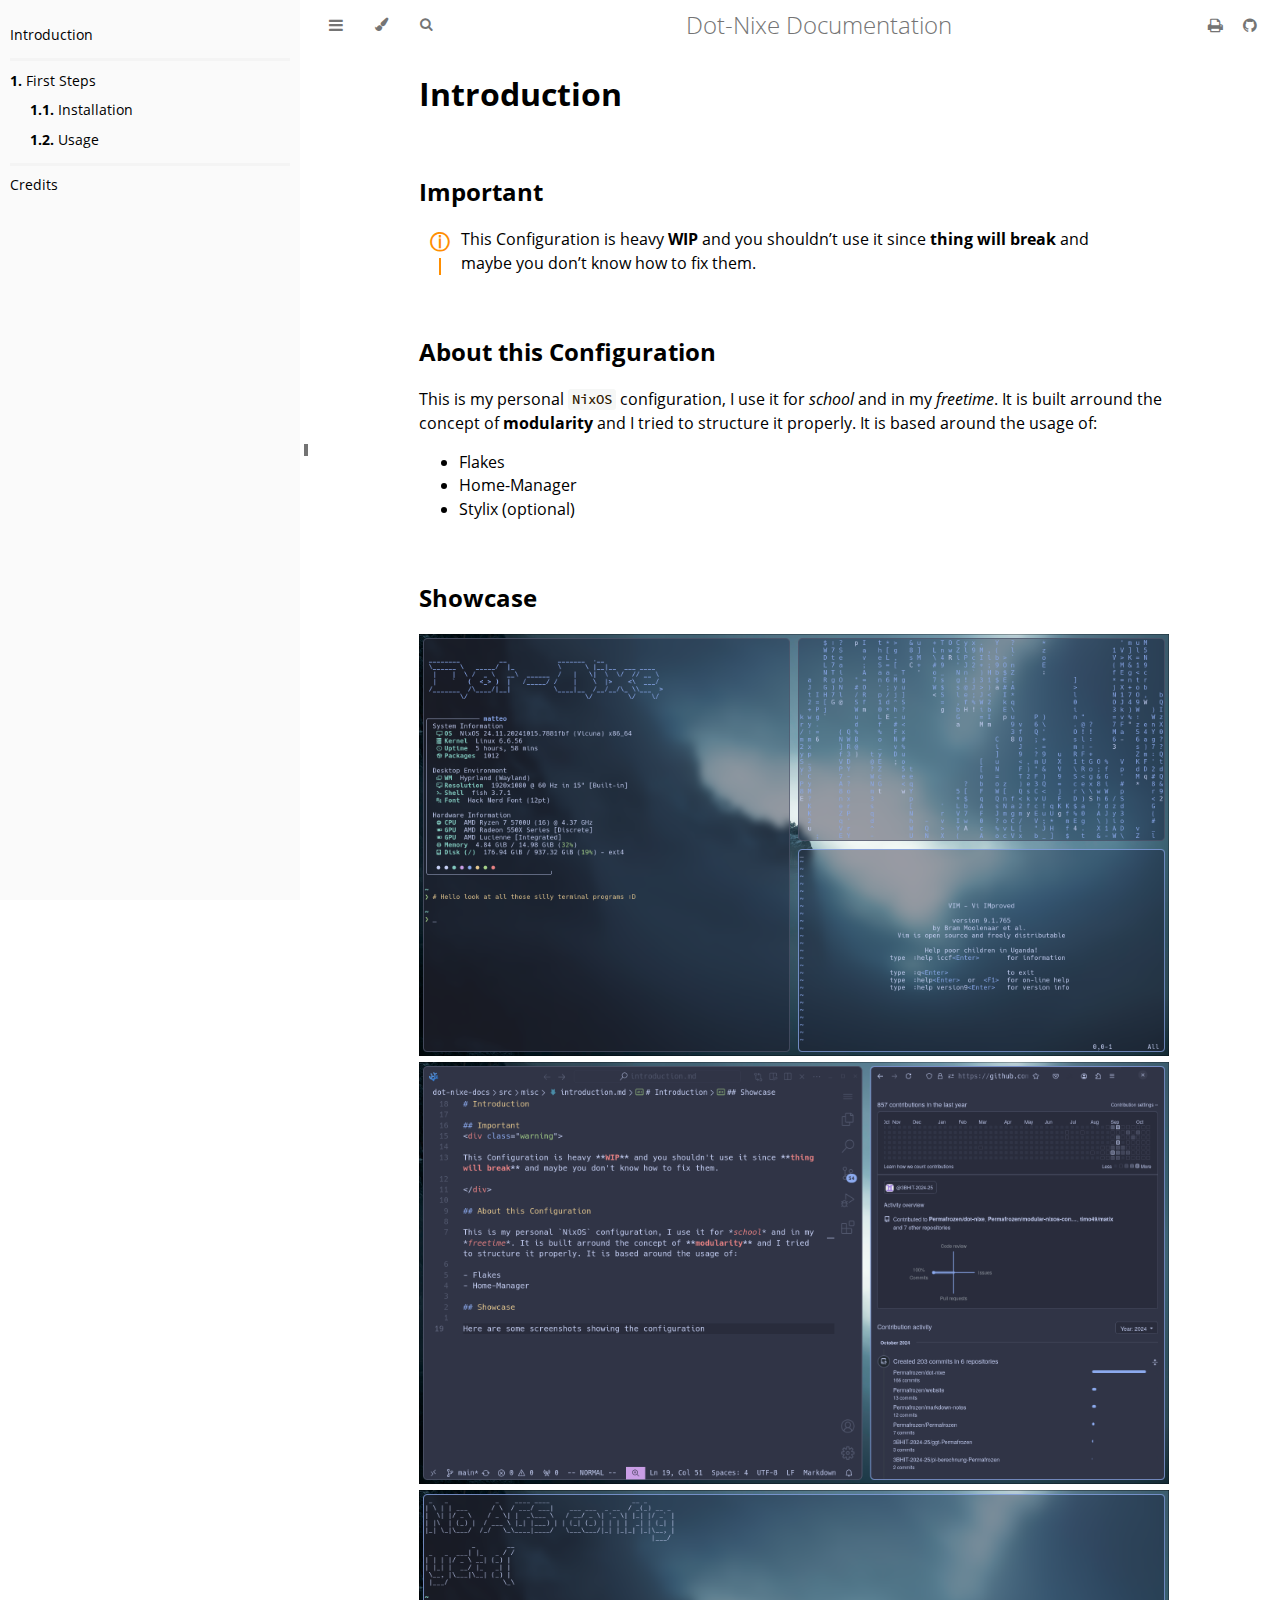
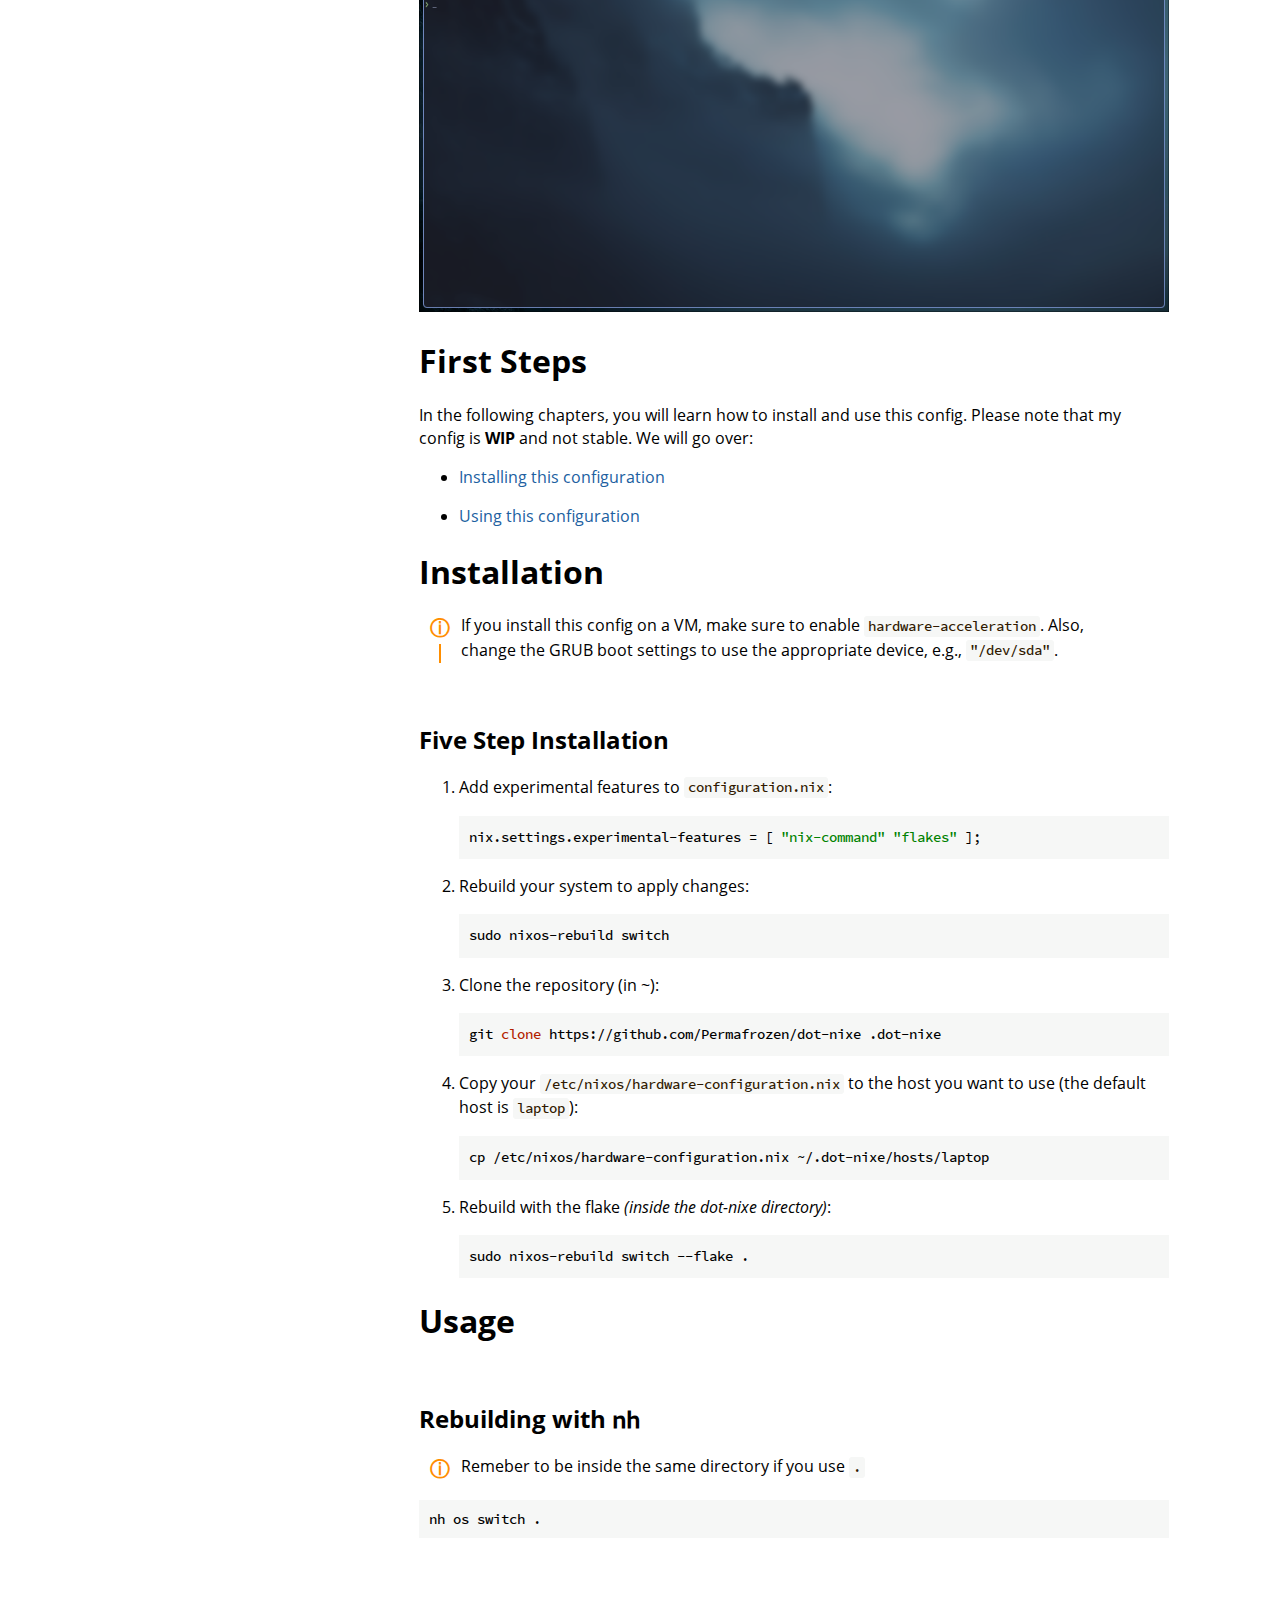
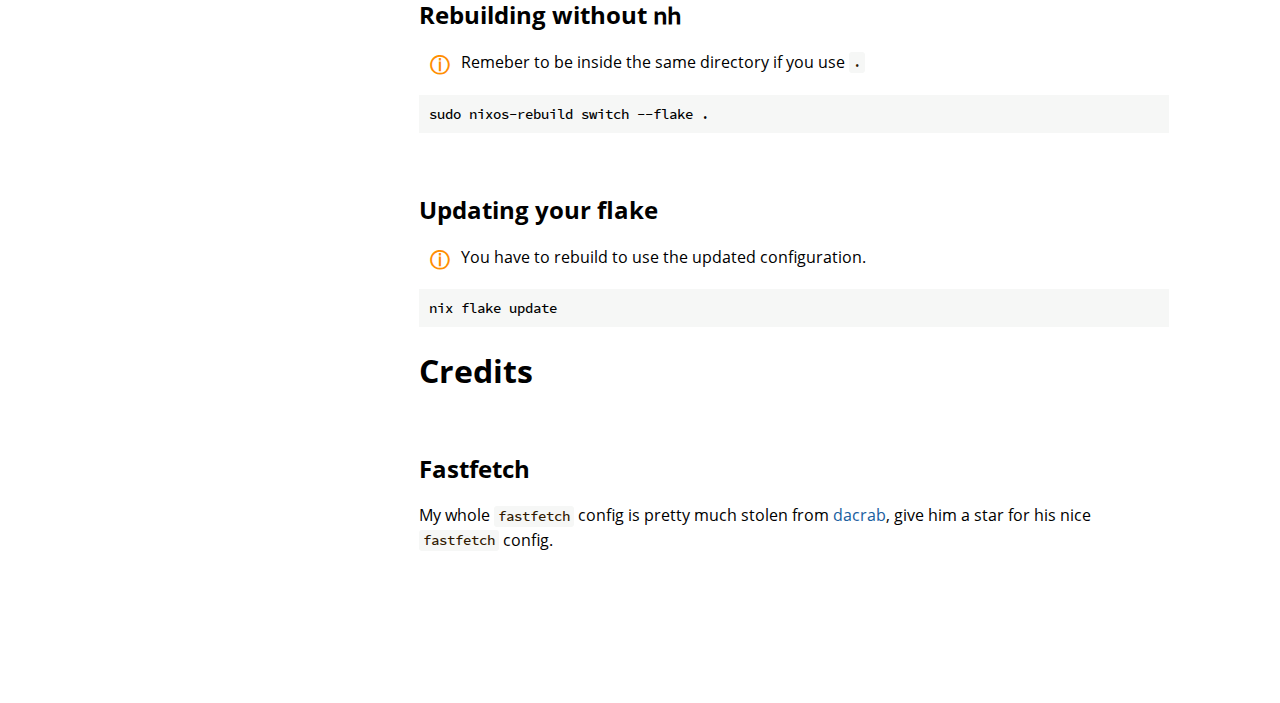
<file: dot-nixe-docs/book/print.html>
<!DOCTYPE HTML>
<html lang="en" class="light" dir="ltr">
    <head>
        <!-- Book generated using mdBook -->
        <meta charset="UTF-8">
        <title>Dot-Nixe Documentation</title>
        <meta name="robots" content="noindex">


        <!-- Custom HTML head -->
        
        <meta name="description" content="">
        <meta name="viewport" content="width=device-width, initial-scale=1">
        <meta name="theme-color" content="#ffffff">

        <link rel="icon" href="favicon.svg">
        <link rel="shortcut icon" href="favicon.png">
        <link rel="stylesheet" href="css/variables.css">
        <link rel="stylesheet" href="css/general.css">
        <link rel="stylesheet" href="css/chrome.css">
        <link rel="stylesheet" href="css/print.css" media="print">

        <!-- Fonts -->
        <link rel="stylesheet" href="FontAwesome/css/font-awesome.css">
        <link rel="stylesheet" href="fonts/fonts.css">

        <!-- Highlight.js Stylesheets -->
        <link rel="stylesheet" href="highlight.css">
        <link rel="stylesheet" href="tomorrow-night.css">
        <link rel="stylesheet" href="ayu-highlight.css">

        <!-- Custom theme stylesheets -->

    </head>
    <body class="sidebar-visible no-js">
    <div id="body-container">
        <!-- Provide site root to javascript -->
        <script>
            var path_to_root = "";
            var default_theme = window.matchMedia("(prefers-color-scheme: dark)").matches ? "navy" : "light";
        </script>

        <!-- Work around some values being stored in localStorage wrapped in quotes -->
        <script>
            try {
                var theme = localStorage.getItem('mdbook-theme');
                var sidebar = localStorage.getItem('mdbook-sidebar');

                if (theme.startsWith('"') && theme.endsWith('"')) {
                    localStorage.setItem('mdbook-theme', theme.slice(1, theme.length - 1));
                }

                if (sidebar.startsWith('"') && sidebar.endsWith('"')) {
                    localStorage.setItem('mdbook-sidebar', sidebar.slice(1, sidebar.length - 1));
                }
            } catch (e) { }
        </script>

        <!-- Set the theme before any content is loaded, prevents flash -->
        <script>
            var theme;
            try { theme = localStorage.getItem('mdbook-theme'); } catch(e) { }
            if (theme === null || theme === undefined) { theme = default_theme; }
            var html = document.querySelector('html');
            html.classList.remove('light')
            html.classList.add(theme);
            var body = document.querySelector('body');
            body.classList.remove('no-js')
            body.classList.add('js');
        </script>

        <input type="checkbox" id="sidebar-toggle-anchor" class="hidden">

        <!-- Hide / unhide sidebar before it is displayed -->
        <script>
            var body = document.querySelector('body');
            var sidebar = null;
            var sidebar_toggle = document.getElementById("sidebar-toggle-anchor");
            if (document.body.clientWidth >= 1080) {
                try { sidebar = localStorage.getItem('mdbook-sidebar'); } catch(e) { }
                sidebar = sidebar || 'visible';
            } else {
                sidebar = 'hidden';
            }
            sidebar_toggle.checked = sidebar === 'visible';
            body.classList.remove('sidebar-visible');
            body.classList.add("sidebar-" + sidebar);
        </script>

        <nav id="sidebar" class="sidebar" aria-label="Table of contents">
            <div class="sidebar-scrollbox">
                <ol class="chapter"><li class="chapter-item expanded affix "><a href="misc/introduction.html">Introduction</a></li><li class="chapter-item expanded affix "><li class="spacer"></li><li class="chapter-item expanded "><a href="guide/first_steps.html"><strong aria-hidden="true">1.</strong> First Steps</a></li><li><ol class="section"><li class="chapter-item expanded "><a href="guide/installation.html"><strong aria-hidden="true">1.1.</strong> Installation</a></li><li class="chapter-item expanded "><a href="guide/usage.html"><strong aria-hidden="true">1.2.</strong> Usage</a></li></ol></li><li class="chapter-item expanded "><li class="spacer"></li><li class="chapter-item expanded affix "><a href="misc/credits.html">Credits</a></li></ol>
            </div>
            <div id="sidebar-resize-handle" class="sidebar-resize-handle">
                <div class="sidebar-resize-indicator"></div>
            </div>
        </nav>

        <!-- Track and set sidebar scroll position -->
        <script>
            var sidebarScrollbox = document.querySelector('#sidebar .sidebar-scrollbox');
            sidebarScrollbox.addEventListener('click', function(e) {
                if (e.target.tagName === 'A') {
                    sessionStorage.setItem('sidebar-scroll', sidebarScrollbox.scrollTop);
                }
            }, { passive: true });
            var sidebarScrollTop = sessionStorage.getItem('sidebar-scroll');
            sessionStorage.removeItem('sidebar-scroll');
            if (sidebarScrollTop) {
                // preserve sidebar scroll position when navigating via links within sidebar
                sidebarScrollbox.scrollTop = sidebarScrollTop;
            } else {
                // scroll sidebar to current active section when navigating via "next/previous chapter" buttons
                var activeSection = document.querySelector('#sidebar .active');
                if (activeSection) {
                    activeSection.scrollIntoView({ block: 'center' });
                }
            }
        </script>

        <div id="page-wrapper" class="page-wrapper">

            <div class="page">
                                <div id="menu-bar-hover-placeholder"></div>
                <div id="menu-bar" class="menu-bar sticky">
                    <div class="left-buttons">
                        <label id="sidebar-toggle" class="icon-button" for="sidebar-toggle-anchor" title="Toggle Table of Contents" aria-label="Toggle Table of Contents" aria-controls="sidebar">
                            <i class="fa fa-bars"></i>
                        </label>
                        <button id="theme-toggle" class="icon-button" type="button" title="Change theme" aria-label="Change theme" aria-haspopup="true" aria-expanded="false" aria-controls="theme-list">
                            <i class="fa fa-paint-brush"></i>
                        </button>
                        <ul id="theme-list" class="theme-popup" aria-label="Themes" role="menu">
                            <li role="none"><button role="menuitem" class="theme" id="light">Light</button></li>
                            <li role="none"><button role="menuitem" class="theme" id="rust">Rust</button></li>
                            <li role="none"><button role="menuitem" class="theme" id="coal">Coal</button></li>
                            <li role="none"><button role="menuitem" class="theme" id="navy">Navy</button></li>
                            <li role="none"><button role="menuitem" class="theme" id="ayu">Ayu</button></li>
                        </ul>
                        <button id="search-toggle" class="icon-button" type="button" title="Search. (Shortkey: s)" aria-label="Toggle Searchbar" aria-expanded="false" aria-keyshortcuts="S" aria-controls="searchbar">
                            <i class="fa fa-search"></i>
                        </button>
                    </div>

                    <h1 class="menu-title">Dot-Nixe Documentation</h1>

                    <div class="right-buttons">
                        <a href="print.html" title="Print this book" aria-label="Print this book">
                            <i id="print-button" class="fa fa-print"></i>
                        </a>
                        <a href="https://github.com/Permafrozen/dot-nixe" title="Git repository" aria-label="Git repository">
                            <i id="git-repository-button" class="fa fa-github"></i>
                        </a>

                    </div>
                </div>

                <div id="search-wrapper" class="hidden">
                    <form id="searchbar-outer" class="searchbar-outer">
                        <input type="search" id="searchbar" name="searchbar" placeholder="Search this book ..." aria-controls="searchresults-outer" aria-describedby="searchresults-header">
                    </form>
                    <div id="searchresults-outer" class="searchresults-outer hidden">
                        <div id="searchresults-header" class="searchresults-header"></div>
                        <ul id="searchresults">
                        </ul>
                    </div>
                </div>

                <!-- Apply ARIA attributes after the sidebar and the sidebar toggle button are added to the DOM -->
                <script>
                    document.getElementById('sidebar-toggle').setAttribute('aria-expanded', sidebar === 'visible');
                    document.getElementById('sidebar').setAttribute('aria-hidden', sidebar !== 'visible');
                    Array.from(document.querySelectorAll('#sidebar a')).forEach(function(link) {
                        link.setAttribute('tabIndex', sidebar === 'visible' ? 0 : -1);
                    });
                </script>

                <div id="content" class="content">
                    <main>
                        <h1 id="introduction"><a class="header" href="#introduction">Introduction</a></h1>
<h2 id="important"><a class="header" href="#important">Important</a></h2>
<div class="warning">
<p>This Configuration is heavy <strong>WIP</strong> and you shouldn’t use it since <strong>thing will break</strong> and maybe you don’t know how to fix them.</p>
</div>
<h2 id="about-this-configuration"><a class="header" href="#about-this-configuration">About this Configuration</a></h2>
<p>This is my personal <code>NixOS</code> configuration, I use it for <em>school</em> and in my <em>freetime</em>. It is built arround the concept of <strong>modularity</strong> and I tried to structure it properly. It is based around the usage of:</p>
<ul>
<li>Flakes</li>
<li>Home-Manager</li>
<li>Stylix (optional)</li>
</ul>
<h2 id="showcase"><a class="header" href="#showcase">Showcase</a></h2>
<p><img src="misc/../media/cli-showcase.png" alt="Cli Programs" />
<img src="misc/../media/theme-showcase.png" alt="Vscode and Browser" />
<img src="misc/../media/no-ags-yet-showcase.png" alt="Ags Coming Soon!" /></p>
<div style="break-before: page; page-break-before: always;"></div><h1 id="first-steps"><a class="header" href="#first-steps">First Steps</a></h1>
<p>In the following chapters, you will learn how to install and use this config. Please note that my config is <strong>WIP</strong> and not stable. We will go over:</p>
<ul>
<li>
<p><a href="guide/./installation.html">Installing this configuration</a></p>
</li>
<li>
<p><a href="guide/./usage.html">Using this configuration</a></p>
</li>
</ul>
<div style="break-before: page; page-break-before: always;"></div><h1 id="installation"><a class="header" href="#installation">Installation</a></h1>
<div class="warning">
<p>If you install this config on a VM, make sure to enable <code>hardware-acceleration</code>. Also, change the GRUB boot settings to use the appropriate device, e.g., <code>"/dev/sda"</code>.</p>
</div>
<h2 id="five-step-installation"><a class="header" href="#five-step-installation">Five Step Installation</a></h2>
<ol>
<li>
<p>Add experimental features to <code>configuration.nix</code>:</p>
<pre><code class="language-nix">nix.settings.experimental-features = [ "nix-command" "flakes" ];
</code></pre>
</li>
<li>
<p>Rebuild your system to apply changes:</p>
<pre><code class="language-bash">sudo nixos-rebuild switch
</code></pre>
</li>
<li>
<p>Clone the repository (in ~):</p>
<pre><code class="language-bash">git clone https://github.com/Permafrozen/dot-nixe .dot-nixe
</code></pre>
</li>
<li>
<p>Copy your <code>/etc/nixos/hardware-configuration.nix</code> to the host you want to use (the default host is <code>laptop</code>):</p>
<pre><code class="language-bash">cp /etc/nixos/hardware-configuration.nix ~/.dot-nixe/hosts/laptop
</code></pre>
</li>
<li>
<p>Rebuild with the flake <em>(inside the dot-nixe directory)</em>:</p>
<pre><code class="language-bash">sudo nixos-rebuild switch --flake .
</code></pre>
</li>
</ol>
<div style="break-before: page; page-break-before: always;"></div><h1 id="usage"><a class="header" href="#usage">Usage</a></h1>
<h2 id="rebuilding-with-nh"><a class="header" href="#rebuilding-with-nh">Rebuilding with <code>nh</code></a></h2>
<div class="warning">
<p>Remeber to be inside the same directory if you use <code>.</code></p>
</div>
<pre><code class="language-bash">nh os switch .
</code></pre>
<h2 id="rebuilding-without-nh"><a class="header" href="#rebuilding-without-nh">Rebuilding without <code>nh</code></a></h2>
<div class="warning">
<p>Remeber to be inside the same directory if you use <code>.</code></p>
</div>
<pre><code class="language-bash">sudo nixos-rebuild switch --flake .
</code></pre>
<h2 id="updating-your-flake"><a class="header" href="#updating-your-flake">Updating your flake</a></h2>
<div class="warning">
<p>You have to rebuild to use the updated configuration.</p>
</div>
<pre><code class="language-bash">nix flake update
</code></pre>
<div style="break-before: page; page-break-before: always;"></div><h1 id="credits"><a class="header" href="#credits">Credits</a></h1>
<h2 id="fastfetch"><a class="header" href="#fastfetch">Fastfetch</a></h2>
<p>My whole <code>fastfetch</code> config is pretty much stolen from <a href="https://github.com/dacrab/fastfetch-config">dacrab</a>, give him a star for his nice <code>fastfetch</code> config.</p>

                    </main>

                    <nav class="nav-wrapper" aria-label="Page navigation">
                        <!-- Mobile navigation buttons -->


                        <div style="clear: both"></div>
                    </nav>
                </div>
            </div>

            <nav class="nav-wide-wrapper" aria-label="Page navigation">

            </nav>

        </div>




        <script>
            window.playground_copyable = true;
        </script>


        <script src="elasticlunr.min.js"></script>
        <script src="mark.min.js"></script>
        <script src="searcher.js"></script>

        <script src="clipboard.min.js"></script>
        <script src="highlight.js"></script>
        <script src="book.js"></script>

        <!-- Custom JS scripts -->

        <script>
        window.addEventListener('load', function() {
            window.setTimeout(window.print, 100);
        });
        </script>

    </div>
    </body>
</html>
</file>
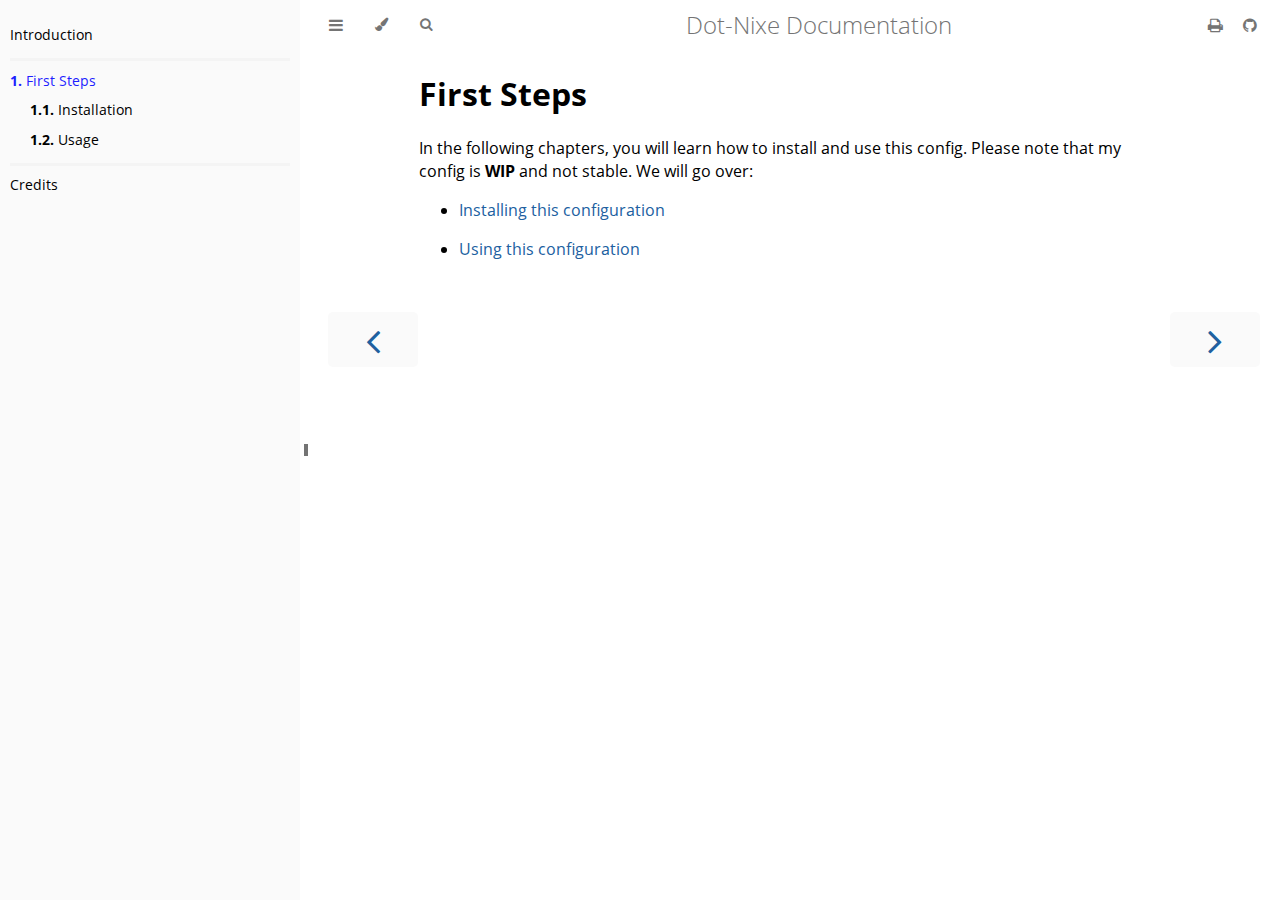
<file: dot-nixe-docs/book/guide/first_steps.html>
<!DOCTYPE HTML>
<html lang="en" class="light" dir="ltr">
    <head>
        <!-- Book generated using mdBook -->
        <meta charset="UTF-8">
        <title>First Steps - Dot-Nixe Documentation</title>


        <!-- Custom HTML head -->
        
        <meta name="description" content="">
        <meta name="viewport" content="width=device-width, initial-scale=1">
        <meta name="theme-color" content="#ffffff">

        <link rel="icon" href="../favicon.svg">
        <link rel="shortcut icon" href="../favicon.png">
        <link rel="stylesheet" href="../css/variables.css">
        <link rel="stylesheet" href="../css/general.css">
        <link rel="stylesheet" href="../css/chrome.css">
        <link rel="stylesheet" href="../css/print.css" media="print">

        <!-- Fonts -->
        <link rel="stylesheet" href="../FontAwesome/css/font-awesome.css">
        <link rel="stylesheet" href="../fonts/fonts.css">

        <!-- Highlight.js Stylesheets -->
        <link rel="stylesheet" href="../highlight.css">
        <link rel="stylesheet" href="../tomorrow-night.css">
        <link rel="stylesheet" href="../ayu-highlight.css">

        <!-- Custom theme stylesheets -->

    </head>
    <body class="sidebar-visible no-js">
    <div id="body-container">
        <!-- Provide site root to javascript -->
        <script>
            var path_to_root = "../";
            var default_theme = window.matchMedia("(prefers-color-scheme: dark)").matches ? "navy" : "light";
        </script>

        <!-- Work around some values being stored in localStorage wrapped in quotes -->
        <script>
            try {
                var theme = localStorage.getItem('mdbook-theme');
                var sidebar = localStorage.getItem('mdbook-sidebar');

                if (theme.startsWith('"') && theme.endsWith('"')) {
                    localStorage.setItem('mdbook-theme', theme.slice(1, theme.length - 1));
                }

                if (sidebar.startsWith('"') && sidebar.endsWith('"')) {
                    localStorage.setItem('mdbook-sidebar', sidebar.slice(1, sidebar.length - 1));
                }
            } catch (e) { }
        </script>

        <!-- Set the theme before any content is loaded, prevents flash -->
        <script>
            var theme;
            try { theme = localStorage.getItem('mdbook-theme'); } catch(e) { }
            if (theme === null || theme === undefined) { theme = default_theme; }
            var html = document.querySelector('html');
            html.classList.remove('light')
            html.classList.add(theme);
            var body = document.querySelector('body');
            body.classList.remove('no-js')
            body.classList.add('js');
        </script>

        <input type="checkbox" id="sidebar-toggle-anchor" class="hidden">

        <!-- Hide / unhide sidebar before it is displayed -->
        <script>
            var body = document.querySelector('body');
            var sidebar = null;
            var sidebar_toggle = document.getElementById("sidebar-toggle-anchor");
            if (document.body.clientWidth >= 1080) {
                try { sidebar = localStorage.getItem('mdbook-sidebar'); } catch(e) { }
                sidebar = sidebar || 'visible';
            } else {
                sidebar = 'hidden';
            }
            sidebar_toggle.checked = sidebar === 'visible';
            body.classList.remove('sidebar-visible');
            body.classList.add("sidebar-" + sidebar);
        </script>

        <nav id="sidebar" class="sidebar" aria-label="Table of contents">
            <div class="sidebar-scrollbox">
                <ol class="chapter"><li class="chapter-item expanded affix "><a href="../misc/introduction.html">Introduction</a></li><li class="chapter-item expanded affix "><li class="spacer"></li><li class="chapter-item expanded "><a href="../guide/first_steps.html" class="active"><strong aria-hidden="true">1.</strong> First Steps</a></li><li><ol class="section"><li class="chapter-item expanded "><a href="../guide/installation.html"><strong aria-hidden="true">1.1.</strong> Installation</a></li><li class="chapter-item expanded "><a href="../guide/usage.html"><strong aria-hidden="true">1.2.</strong> Usage</a></li></ol></li><li class="chapter-item expanded "><li class="spacer"></li><li class="chapter-item expanded affix "><a href="../misc/credits.html">Credits</a></li></ol>
            </div>
            <div id="sidebar-resize-handle" class="sidebar-resize-handle">
                <div class="sidebar-resize-indicator"></div>
            </div>
        </nav>

        <!-- Track and set sidebar scroll position -->
        <script>
            var sidebarScrollbox = document.querySelector('#sidebar .sidebar-scrollbox');
            sidebarScrollbox.addEventListener('click', function(e) {
                if (e.target.tagName === 'A') {
                    sessionStorage.setItem('sidebar-scroll', sidebarScrollbox.scrollTop);
                }
            }, { passive: true });
            var sidebarScrollTop = sessionStorage.getItem('sidebar-scroll');
            sessionStorage.removeItem('sidebar-scroll');
            if (sidebarScrollTop) {
                // preserve sidebar scroll position when navigating via links within sidebar
                sidebarScrollbox.scrollTop = sidebarScrollTop;
            } else {
                // scroll sidebar to current active section when navigating via "next/previous chapter" buttons
                var activeSection = document.querySelector('#sidebar .active');
                if (activeSection) {
                    activeSection.scrollIntoView({ block: 'center' });
                }
            }
        </script>

        <div id="page-wrapper" class="page-wrapper">

            <div class="page">
                                <div id="menu-bar-hover-placeholder"></div>
                <div id="menu-bar" class="menu-bar sticky">
                    <div class="left-buttons">
                        <label id="sidebar-toggle" class="icon-button" for="sidebar-toggle-anchor" title="Toggle Table of Contents" aria-label="Toggle Table of Contents" aria-controls="sidebar">
                            <i class="fa fa-bars"></i>
                        </label>
                        <button id="theme-toggle" class="icon-button" type="button" title="Change theme" aria-label="Change theme" aria-haspopup="true" aria-expanded="false" aria-controls="theme-list">
                            <i class="fa fa-paint-brush"></i>
                        </button>
                        <ul id="theme-list" class="theme-popup" aria-label="Themes" role="menu">
                            <li role="none"><button role="menuitem" class="theme" id="light">Light</button></li>
                            <li role="none"><button role="menuitem" class="theme" id="rust">Rust</button></li>
                            <li role="none"><button role="menuitem" class="theme" id="coal">Coal</button></li>
                            <li role="none"><button role="menuitem" class="theme" id="navy">Navy</button></li>
                            <li role="none"><button role="menuitem" class="theme" id="ayu">Ayu</button></li>
                        </ul>
                        <button id="search-toggle" class="icon-button" type="button" title="Search. (Shortkey: s)" aria-label="Toggle Searchbar" aria-expanded="false" aria-keyshortcuts="S" aria-controls="searchbar">
                            <i class="fa fa-search"></i>
                        </button>
                    </div>

                    <h1 class="menu-title">Dot-Nixe Documentation</h1>

                    <div class="right-buttons">
                        <a href="../print.html" title="Print this book" aria-label="Print this book">
                            <i id="print-button" class="fa fa-print"></i>
                        </a>
                        <a href="https://github.com/Permafrozen/dot-nixe" title="Git repository" aria-label="Git repository">
                            <i id="git-repository-button" class="fa fa-github"></i>
                        </a>

                    </div>
                </div>

                <div id="search-wrapper" class="hidden">
                    <form id="searchbar-outer" class="searchbar-outer">
                        <input type="search" id="searchbar" name="searchbar" placeholder="Search this book ..." aria-controls="searchresults-outer" aria-describedby="searchresults-header">
                    </form>
                    <div id="searchresults-outer" class="searchresults-outer hidden">
                        <div id="searchresults-header" class="searchresults-header"></div>
                        <ul id="searchresults">
                        </ul>
                    </div>
                </div>

                <!-- Apply ARIA attributes after the sidebar and the sidebar toggle button are added to the DOM -->
                <script>
                    document.getElementById('sidebar-toggle').setAttribute('aria-expanded', sidebar === 'visible');
                    document.getElementById('sidebar').setAttribute('aria-hidden', sidebar !== 'visible');
                    Array.from(document.querySelectorAll('#sidebar a')).forEach(function(link) {
                        link.setAttribute('tabIndex', sidebar === 'visible' ? 0 : -1);
                    });
                </script>

                <div id="content" class="content">
                    <main>
                        <h1 id="first-steps"><a class="header" href="#first-steps">First Steps</a></h1>
<p>In the following chapters, you will learn how to install and use this config. Please note that my config is <strong>WIP</strong> and not stable. We will go over:</p>
<ul>
<li>
<p><a href="./installation.html">Installing this configuration</a></p>
</li>
<li>
<p><a href="./usage.html">Using this configuration</a></p>
</li>
</ul>

                    </main>

                    <nav class="nav-wrapper" aria-label="Page navigation">
                        <!-- Mobile navigation buttons -->
                            <a rel="prev" href="../misc/introduction.html" class="mobile-nav-chapters previous" title="Previous chapter" aria-label="Previous chapter" aria-keyshortcuts="Left">
                                <i class="fa fa-angle-left"></i>
                            </a>

                            <a rel="next prefetch" href="../guide/installation.html" class="mobile-nav-chapters next" title="Next chapter" aria-label="Next chapter" aria-keyshortcuts="Right">
                                <i class="fa fa-angle-right"></i>
                            </a>

                        <div style="clear: both"></div>
                    </nav>
                </div>
            </div>

            <nav class="nav-wide-wrapper" aria-label="Page navigation">
                    <a rel="prev" href="../misc/introduction.html" class="nav-chapters previous" title="Previous chapter" aria-label="Previous chapter" aria-keyshortcuts="Left">
                        <i class="fa fa-angle-left"></i>
                    </a>

                    <a rel="next prefetch" href="../guide/installation.html" class="nav-chapters next" title="Next chapter" aria-label="Next chapter" aria-keyshortcuts="Right">
                        <i class="fa fa-angle-right"></i>
                    </a>
            </nav>

        </div>




        <script>
            window.playground_copyable = true;
        </script>


        <script src="../elasticlunr.min.js"></script>
        <script src="../mark.min.js"></script>
        <script src="../searcher.js"></script>

        <script src="../clipboard.min.js"></script>
        <script src="../highlight.js"></script>
        <script src="../book.js"></script>

        <!-- Custom JS scripts -->


    </div>
    </body>
</html>
</file>
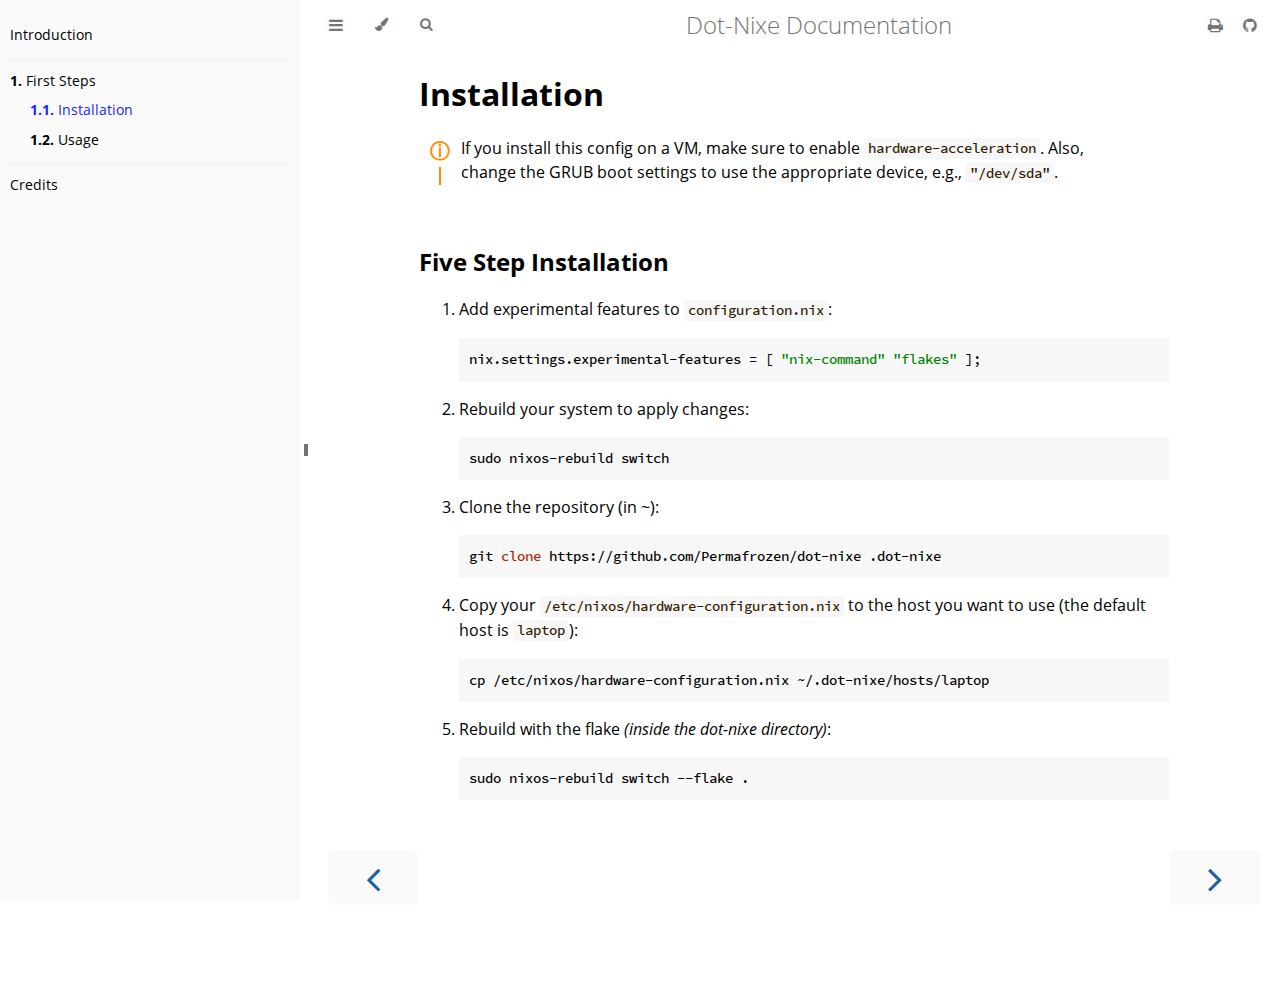
<file: dot-nixe-docs/book/guide/installation.html>
<!DOCTYPE HTML>
<html lang="en" class="light" dir="ltr">
    <head>
        <!-- Book generated using mdBook -->
        <meta charset="UTF-8">
        <title>Installation - Dot-Nixe Documentation</title>


        <!-- Custom HTML head -->
        
        <meta name="description" content="">
        <meta name="viewport" content="width=device-width, initial-scale=1">
        <meta name="theme-color" content="#ffffff">

        <link rel="icon" href="../favicon.svg">
        <link rel="shortcut icon" href="../favicon.png">
        <link rel="stylesheet" href="../css/variables.css">
        <link rel="stylesheet" href="../css/general.css">
        <link rel="stylesheet" href="../css/chrome.css">
        <link rel="stylesheet" href="../css/print.css" media="print">

        <!-- Fonts -->
        <link rel="stylesheet" href="../FontAwesome/css/font-awesome.css">
        <link rel="stylesheet" href="../fonts/fonts.css">

        <!-- Highlight.js Stylesheets -->
        <link rel="stylesheet" href="../highlight.css">
        <link rel="stylesheet" href="../tomorrow-night.css">
        <link rel="stylesheet" href="../ayu-highlight.css">

        <!-- Custom theme stylesheets -->

    </head>
    <body class="sidebar-visible no-js">
    <div id="body-container">
        <!-- Provide site root to javascript -->
        <script>
            var path_to_root = "../";
            var default_theme = window.matchMedia("(prefers-color-scheme: dark)").matches ? "navy" : "light";
        </script>

        <!-- Work around some values being stored in localStorage wrapped in quotes -->
        <script>
            try {
                var theme = localStorage.getItem('mdbook-theme');
                var sidebar = localStorage.getItem('mdbook-sidebar');

                if (theme.startsWith('"') && theme.endsWith('"')) {
                    localStorage.setItem('mdbook-theme', theme.slice(1, theme.length - 1));
                }

                if (sidebar.startsWith('"') && sidebar.endsWith('"')) {
                    localStorage.setItem('mdbook-sidebar', sidebar.slice(1, sidebar.length - 1));
                }
            } catch (e) { }
        </script>

        <!-- Set the theme before any content is loaded, prevents flash -->
        <script>
            var theme;
            try { theme = localStorage.getItem('mdbook-theme'); } catch(e) { }
            if (theme === null || theme === undefined) { theme = default_theme; }
            var html = document.querySelector('html');
            html.classList.remove('light')
            html.classList.add(theme);
            var body = document.querySelector('body');
            body.classList.remove('no-js')
            body.classList.add('js');
        </script>

        <input type="checkbox" id="sidebar-toggle-anchor" class="hidden">

        <!-- Hide / unhide sidebar before it is displayed -->
        <script>
            var body = document.querySelector('body');
            var sidebar = null;
            var sidebar_toggle = document.getElementById("sidebar-toggle-anchor");
            if (document.body.clientWidth >= 1080) {
                try { sidebar = localStorage.getItem('mdbook-sidebar'); } catch(e) { }
                sidebar = sidebar || 'visible';
            } else {
                sidebar = 'hidden';
            }
            sidebar_toggle.checked = sidebar === 'visible';
            body.classList.remove('sidebar-visible');
            body.classList.add("sidebar-" + sidebar);
        </script>

        <nav id="sidebar" class="sidebar" aria-label="Table of contents">
            <div class="sidebar-scrollbox">
                <ol class="chapter"><li class="chapter-item expanded affix "><a href="../misc/introduction.html">Introduction</a></li><li class="chapter-item expanded affix "><li class="spacer"></li><li class="chapter-item expanded "><a href="../guide/first_steps.html"><strong aria-hidden="true">1.</strong> First Steps</a></li><li><ol class="section"><li class="chapter-item expanded "><a href="../guide/installation.html" class="active"><strong aria-hidden="true">1.1.</strong> Installation</a></li><li class="chapter-item expanded "><a href="../guide/usage.html"><strong aria-hidden="true">1.2.</strong> Usage</a></li></ol></li><li class="chapter-item expanded "><li class="spacer"></li><li class="chapter-item expanded affix "><a href="../misc/credits.html">Credits</a></li></ol>
            </div>
            <div id="sidebar-resize-handle" class="sidebar-resize-handle">
                <div class="sidebar-resize-indicator"></div>
            </div>
        </nav>

        <!-- Track and set sidebar scroll position -->
        <script>
            var sidebarScrollbox = document.querySelector('#sidebar .sidebar-scrollbox');
            sidebarScrollbox.addEventListener('click', function(e) {
                if (e.target.tagName === 'A') {
                    sessionStorage.setItem('sidebar-scroll', sidebarScrollbox.scrollTop);
                }
            }, { passive: true });
            var sidebarScrollTop = sessionStorage.getItem('sidebar-scroll');
            sessionStorage.removeItem('sidebar-scroll');
            if (sidebarScrollTop) {
                // preserve sidebar scroll position when navigating via links within sidebar
                sidebarScrollbox.scrollTop = sidebarScrollTop;
            } else {
                // scroll sidebar to current active section when navigating via "next/previous chapter" buttons
                var activeSection = document.querySelector('#sidebar .active');
                if (activeSection) {
                    activeSection.scrollIntoView({ block: 'center' });
                }
            }
        </script>

        <div id="page-wrapper" class="page-wrapper">

            <div class="page">
                                <div id="menu-bar-hover-placeholder"></div>
                <div id="menu-bar" class="menu-bar sticky">
                    <div class="left-buttons">
                        <label id="sidebar-toggle" class="icon-button" for="sidebar-toggle-anchor" title="Toggle Table of Contents" aria-label="Toggle Table of Contents" aria-controls="sidebar">
                            <i class="fa fa-bars"></i>
                        </label>
                        <button id="theme-toggle" class="icon-button" type="button" title="Change theme" aria-label="Change theme" aria-haspopup="true" aria-expanded="false" aria-controls="theme-list">
                            <i class="fa fa-paint-brush"></i>
                        </button>
                        <ul id="theme-list" class="theme-popup" aria-label="Themes" role="menu">
                            <li role="none"><button role="menuitem" class="theme" id="light">Light</button></li>
                            <li role="none"><button role="menuitem" class="theme" id="rust">Rust</button></li>
                            <li role="none"><button role="menuitem" class="theme" id="coal">Coal</button></li>
                            <li role="none"><button role="menuitem" class="theme" id="navy">Navy</button></li>
                            <li role="none"><button role="menuitem" class="theme" id="ayu">Ayu</button></li>
                        </ul>
                        <button id="search-toggle" class="icon-button" type="button" title="Search. (Shortkey: s)" aria-label="Toggle Searchbar" aria-expanded="false" aria-keyshortcuts="S" aria-controls="searchbar">
                            <i class="fa fa-search"></i>
                        </button>
                    </div>

                    <h1 class="menu-title">Dot-Nixe Documentation</h1>

                    <div class="right-buttons">
                        <a href="../print.html" title="Print this book" aria-label="Print this book">
                            <i id="print-button" class="fa fa-print"></i>
                        </a>
                        <a href="https://github.com/Permafrozen/dot-nixe" title="Git repository" aria-label="Git repository">
                            <i id="git-repository-button" class="fa fa-github"></i>
                        </a>

                    </div>
                </div>

                <div id="search-wrapper" class="hidden">
                    <form id="searchbar-outer" class="searchbar-outer">
                        <input type="search" id="searchbar" name="searchbar" placeholder="Search this book ..." aria-controls="searchresults-outer" aria-describedby="searchresults-header">
                    </form>
                    <div id="searchresults-outer" class="searchresults-outer hidden">
                        <div id="searchresults-header" class="searchresults-header"></div>
                        <ul id="searchresults">
                        </ul>
                    </div>
                </div>

                <!-- Apply ARIA attributes after the sidebar and the sidebar toggle button are added to the DOM -->
                <script>
                    document.getElementById('sidebar-toggle').setAttribute('aria-expanded', sidebar === 'visible');
                    document.getElementById('sidebar').setAttribute('aria-hidden', sidebar !== 'visible');
                    Array.from(document.querySelectorAll('#sidebar a')).forEach(function(link) {
                        link.setAttribute('tabIndex', sidebar === 'visible' ? 0 : -1);
                    });
                </script>

                <div id="content" class="content">
                    <main>
                        <h1 id="installation"><a class="header" href="#installation">Installation</a></h1>
<div class="warning">
<p>If you install this config on a VM, make sure to enable <code>hardware-acceleration</code>. Also, change the GRUB boot settings to use the appropriate device, e.g., <code>"/dev/sda"</code>.</p>
</div>
<h2 id="five-step-installation"><a class="header" href="#five-step-installation">Five Step Installation</a></h2>
<ol>
<li>
<p>Add experimental features to <code>configuration.nix</code>:</p>
<pre><code class="language-nix">nix.settings.experimental-features = [ "nix-command" "flakes" ];
</code></pre>
</li>
<li>
<p>Rebuild your system to apply changes:</p>
<pre><code class="language-bash">sudo nixos-rebuild switch
</code></pre>
</li>
<li>
<p>Clone the repository (in ~):</p>
<pre><code class="language-bash">git clone https://github.com/Permafrozen/dot-nixe .dot-nixe
</code></pre>
</li>
<li>
<p>Copy your <code>/etc/nixos/hardware-configuration.nix</code> to the host you want to use (the default host is <code>laptop</code>):</p>
<pre><code class="language-bash">cp /etc/nixos/hardware-configuration.nix ~/.dot-nixe/hosts/laptop
</code></pre>
</li>
<li>
<p>Rebuild with the flake <em>(inside the dot-nixe directory)</em>:</p>
<pre><code class="language-bash">sudo nixos-rebuild switch --flake .
</code></pre>
</li>
</ol>

                    </main>

                    <nav class="nav-wrapper" aria-label="Page navigation">
                        <!-- Mobile navigation buttons -->
                            <a rel="prev" href="../guide/first_steps.html" class="mobile-nav-chapters previous" title="Previous chapter" aria-label="Previous chapter" aria-keyshortcuts="Left">
                                <i class="fa fa-angle-left"></i>
                            </a>

                            <a rel="next prefetch" href="../guide/usage.html" class="mobile-nav-chapters next" title="Next chapter" aria-label="Next chapter" aria-keyshortcuts="Right">
                                <i class="fa fa-angle-right"></i>
                            </a>

                        <div style="clear: both"></div>
                    </nav>
                </div>
            </div>

            <nav class="nav-wide-wrapper" aria-label="Page navigation">
                    <a rel="prev" href="../guide/first_steps.html" class="nav-chapters previous" title="Previous chapter" aria-label="Previous chapter" aria-keyshortcuts="Left">
                        <i class="fa fa-angle-left"></i>
                    </a>

                    <a rel="next prefetch" href="../guide/usage.html" class="nav-chapters next" title="Next chapter" aria-label="Next chapter" aria-keyshortcuts="Right">
                        <i class="fa fa-angle-right"></i>
                    </a>
            </nav>

        </div>




        <script>
            window.playground_copyable = true;
        </script>


        <script src="../elasticlunr.min.js"></script>
        <script src="../mark.min.js"></script>
        <script src="../searcher.js"></script>

        <script src="../clipboard.min.js"></script>
        <script src="../highlight.js"></script>
        <script src="../book.js"></script>

        <!-- Custom JS scripts -->


    </div>
    </body>
</html>
</file>
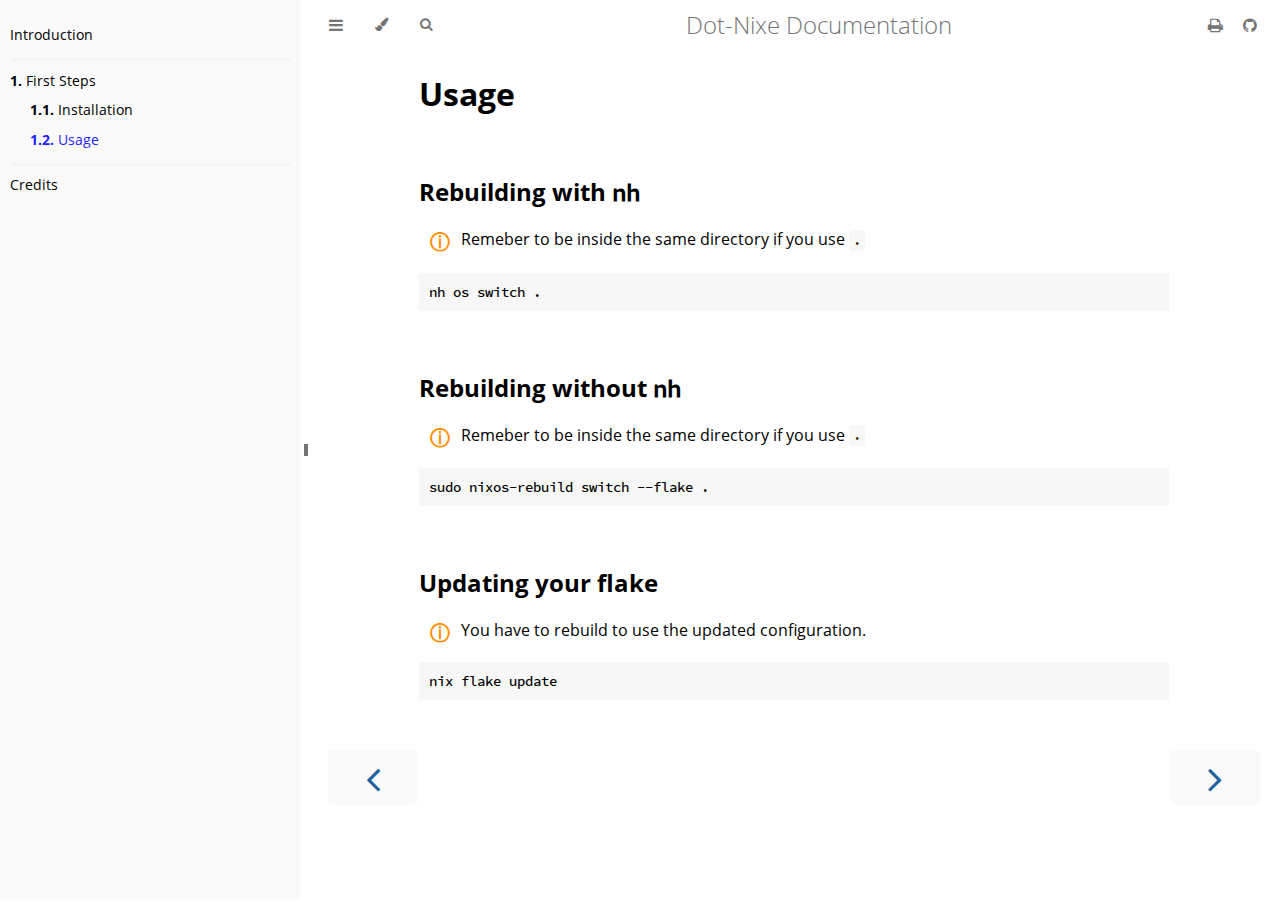
<file: dot-nixe-docs/book/guide/usage.html>
<!DOCTYPE HTML>
<html lang="en" class="light" dir="ltr">
    <head>
        <!-- Book generated using mdBook -->
        <meta charset="UTF-8">
        <title>Usage - Dot-Nixe Documentation</title>


        <!-- Custom HTML head -->
        
        <meta name="description" content="">
        <meta name="viewport" content="width=device-width, initial-scale=1">
        <meta name="theme-color" content="#ffffff">

        <link rel="icon" href="../favicon.svg">
        <link rel="shortcut icon" href="../favicon.png">
        <link rel="stylesheet" href="../css/variables.css">
        <link rel="stylesheet" href="../css/general.css">
        <link rel="stylesheet" href="../css/chrome.css">
        <link rel="stylesheet" href="../css/print.css" media="print">

        <!-- Fonts -->
        <link rel="stylesheet" href="../FontAwesome/css/font-awesome.css">
        <link rel="stylesheet" href="../fonts/fonts.css">

        <!-- Highlight.js Stylesheets -->
        <link rel="stylesheet" href="../highlight.css">
        <link rel="stylesheet" href="../tomorrow-night.css">
        <link rel="stylesheet" href="../ayu-highlight.css">

        <!-- Custom theme stylesheets -->

    </head>
    <body class="sidebar-visible no-js">
    <div id="body-container">
        <!-- Provide site root to javascript -->
        <script>
            var path_to_root = "../";
            var default_theme = window.matchMedia("(prefers-color-scheme: dark)").matches ? "navy" : "light";
        </script>

        <!-- Work around some values being stored in localStorage wrapped in quotes -->
        <script>
            try {
                var theme = localStorage.getItem('mdbook-theme');
                var sidebar = localStorage.getItem('mdbook-sidebar');

                if (theme.startsWith('"') && theme.endsWith('"')) {
                    localStorage.setItem('mdbook-theme', theme.slice(1, theme.length - 1));
                }

                if (sidebar.startsWith('"') && sidebar.endsWith('"')) {
                    localStorage.setItem('mdbook-sidebar', sidebar.slice(1, sidebar.length - 1));
                }
            } catch (e) { }
        </script>

        <!-- Set the theme before any content is loaded, prevents flash -->
        <script>
            var theme;
            try { theme = localStorage.getItem('mdbook-theme'); } catch(e) { }
            if (theme === null || theme === undefined) { theme = default_theme; }
            var html = document.querySelector('html');
            html.classList.remove('light')
            html.classList.add(theme);
            var body = document.querySelector('body');
            body.classList.remove('no-js')
            body.classList.add('js');
        </script>

        <input type="checkbox" id="sidebar-toggle-anchor" class="hidden">

        <!-- Hide / unhide sidebar before it is displayed -->
        <script>
            var body = document.querySelector('body');
            var sidebar = null;
            var sidebar_toggle = document.getElementById("sidebar-toggle-anchor");
            if (document.body.clientWidth >= 1080) {
                try { sidebar = localStorage.getItem('mdbook-sidebar'); } catch(e) { }
                sidebar = sidebar || 'visible';
            } else {
                sidebar = 'hidden';
            }
            sidebar_toggle.checked = sidebar === 'visible';
            body.classList.remove('sidebar-visible');
            body.classList.add("sidebar-" + sidebar);
        </script>

        <nav id="sidebar" class="sidebar" aria-label="Table of contents">
            <div class="sidebar-scrollbox">
                <ol class="chapter"><li class="chapter-item expanded affix "><a href="../misc/introduction.html">Introduction</a></li><li class="chapter-item expanded affix "><li class="spacer"></li><li class="chapter-item expanded "><a href="../guide/first_steps.html"><strong aria-hidden="true">1.</strong> First Steps</a></li><li><ol class="section"><li class="chapter-item expanded "><a href="../guide/installation.html"><strong aria-hidden="true">1.1.</strong> Installation</a></li><li class="chapter-item expanded "><a href="../guide/usage.html" class="active"><strong aria-hidden="true">1.2.</strong> Usage</a></li></ol></li><li class="chapter-item expanded "><li class="spacer"></li><li class="chapter-item expanded affix "><a href="../misc/credits.html">Credits</a></li></ol>
            </div>
            <div id="sidebar-resize-handle" class="sidebar-resize-handle">
                <div class="sidebar-resize-indicator"></div>
            </div>
        </nav>

        <!-- Track and set sidebar scroll position -->
        <script>
            var sidebarScrollbox = document.querySelector('#sidebar .sidebar-scrollbox');
            sidebarScrollbox.addEventListener('click', function(e) {
                if (e.target.tagName === 'A') {
                    sessionStorage.setItem('sidebar-scroll', sidebarScrollbox.scrollTop);
                }
            }, { passive: true });
            var sidebarScrollTop = sessionStorage.getItem('sidebar-scroll');
            sessionStorage.removeItem('sidebar-scroll');
            if (sidebarScrollTop) {
                // preserve sidebar scroll position when navigating via links within sidebar
                sidebarScrollbox.scrollTop = sidebarScrollTop;
            } else {
                // scroll sidebar to current active section when navigating via "next/previous chapter" buttons
                var activeSection = document.querySelector('#sidebar .active');
                if (activeSection) {
                    activeSection.scrollIntoView({ block: 'center' });
                }
            }
        </script>

        <div id="page-wrapper" class="page-wrapper">

            <div class="page">
                                <div id="menu-bar-hover-placeholder"></div>
                <div id="menu-bar" class="menu-bar sticky">
                    <div class="left-buttons">
                        <label id="sidebar-toggle" class="icon-button" for="sidebar-toggle-anchor" title="Toggle Table of Contents" aria-label="Toggle Table of Contents" aria-controls="sidebar">
                            <i class="fa fa-bars"></i>
                        </label>
                        <button id="theme-toggle" class="icon-button" type="button" title="Change theme" aria-label="Change theme" aria-haspopup="true" aria-expanded="false" aria-controls="theme-list">
                            <i class="fa fa-paint-brush"></i>
                        </button>
                        <ul id="theme-list" class="theme-popup" aria-label="Themes" role="menu">
                            <li role="none"><button role="menuitem" class="theme" id="light">Light</button></li>
                            <li role="none"><button role="menuitem" class="theme" id="rust">Rust</button></li>
                            <li role="none"><button role="menuitem" class="theme" id="coal">Coal</button></li>
                            <li role="none"><button role="menuitem" class="theme" id="navy">Navy</button></li>
                            <li role="none"><button role="menuitem" class="theme" id="ayu">Ayu</button></li>
                        </ul>
                        <button id="search-toggle" class="icon-button" type="button" title="Search. (Shortkey: s)" aria-label="Toggle Searchbar" aria-expanded="false" aria-keyshortcuts="S" aria-controls="searchbar">
                            <i class="fa fa-search"></i>
                        </button>
                    </div>

                    <h1 class="menu-title">Dot-Nixe Documentation</h1>

                    <div class="right-buttons">
                        <a href="../print.html" title="Print this book" aria-label="Print this book">
                            <i id="print-button" class="fa fa-print"></i>
                        </a>
                        <a href="https://github.com/Permafrozen/dot-nixe" title="Git repository" aria-label="Git repository">
                            <i id="git-repository-button" class="fa fa-github"></i>
                        </a>

                    </div>
                </div>

                <div id="search-wrapper" class="hidden">
                    <form id="searchbar-outer" class="searchbar-outer">
                        <input type="search" id="searchbar" name="searchbar" placeholder="Search this book ..." aria-controls="searchresults-outer" aria-describedby="searchresults-header">
                    </form>
                    <div id="searchresults-outer" class="searchresults-outer hidden">
                        <div id="searchresults-header" class="searchresults-header"></div>
                        <ul id="searchresults">
                        </ul>
                    </div>
                </div>

                <!-- Apply ARIA attributes after the sidebar and the sidebar toggle button are added to the DOM -->
                <script>
                    document.getElementById('sidebar-toggle').setAttribute('aria-expanded', sidebar === 'visible');
                    document.getElementById('sidebar').setAttribute('aria-hidden', sidebar !== 'visible');
                    Array.from(document.querySelectorAll('#sidebar a')).forEach(function(link) {
                        link.setAttribute('tabIndex', sidebar === 'visible' ? 0 : -1);
                    });
                </script>

                <div id="content" class="content">
                    <main>
                        <h1 id="usage"><a class="header" href="#usage">Usage</a></h1>
<h2 id="rebuilding-with-nh"><a class="header" href="#rebuilding-with-nh">Rebuilding with <code>nh</code></a></h2>
<div class="warning">
<p>Remeber to be inside the same directory if you use <code>.</code></p>
</div>
<pre><code class="language-bash">nh os switch .
</code></pre>
<h2 id="rebuilding-without-nh"><a class="header" href="#rebuilding-without-nh">Rebuilding without <code>nh</code></a></h2>
<div class="warning">
<p>Remeber to be inside the same directory if you use <code>.</code></p>
</div>
<pre><code class="language-bash">sudo nixos-rebuild switch --flake .
</code></pre>
<h2 id="updating-your-flake"><a class="header" href="#updating-your-flake">Updating your flake</a></h2>
<div class="warning">
<p>You have to rebuild to use the updated configuration.</p>
</div>
<pre><code class="language-bash">nix flake update
</code></pre>

                    </main>

                    <nav class="nav-wrapper" aria-label="Page navigation">
                        <!-- Mobile navigation buttons -->
                            <a rel="prev" href="../guide/installation.html" class="mobile-nav-chapters previous" title="Previous chapter" aria-label="Previous chapter" aria-keyshortcuts="Left">
                                <i class="fa fa-angle-left"></i>
                            </a>

                            <a rel="next prefetch" href="../misc/credits.html" class="mobile-nav-chapters next" title="Next chapter" aria-label="Next chapter" aria-keyshortcuts="Right">
                                <i class="fa fa-angle-right"></i>
                            </a>

                        <div style="clear: both"></div>
                    </nav>
                </div>
            </div>

            <nav class="nav-wide-wrapper" aria-label="Page navigation">
                    <a rel="prev" href="../guide/installation.html" class="nav-chapters previous" title="Previous chapter" aria-label="Previous chapter" aria-keyshortcuts="Left">
                        <i class="fa fa-angle-left"></i>
                    </a>

                    <a rel="next prefetch" href="../misc/credits.html" class="nav-chapters next" title="Next chapter" aria-label="Next chapter" aria-keyshortcuts="Right">
                        <i class="fa fa-angle-right"></i>
                    </a>
            </nav>

        </div>




        <script>
            window.playground_copyable = true;
        </script>


        <script src="../elasticlunr.min.js"></script>
        <script src="../mark.min.js"></script>
        <script src="../searcher.js"></script>

        <script src="../clipboard.min.js"></script>
        <script src="../highlight.js"></script>
        <script src="../book.js"></script>

        <!-- Custom JS scripts -->


    </div>
    </body>
</html>
</file>
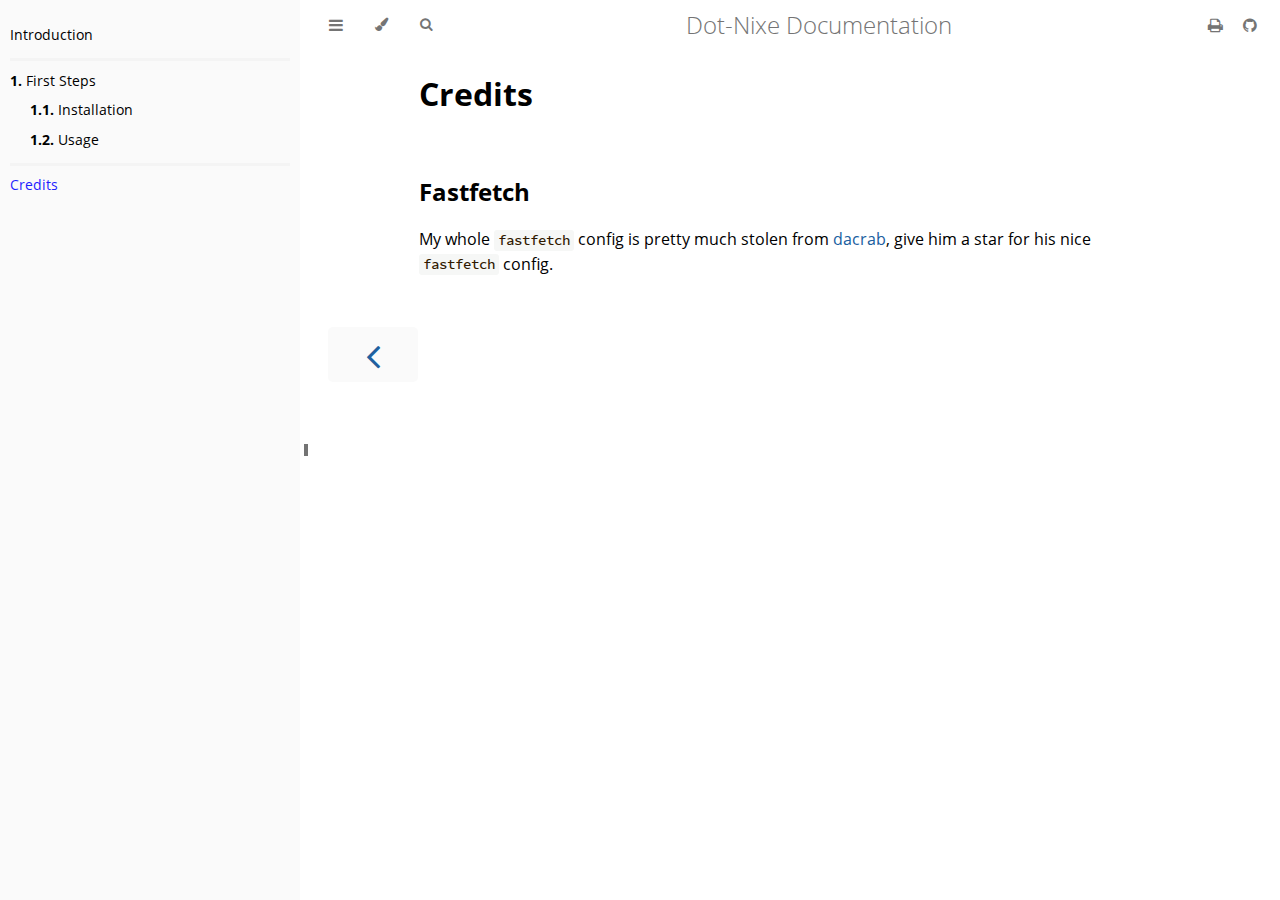
<file: dot-nixe-docs/book/misc/credits.html>
<!DOCTYPE HTML>
<html lang="en" class="light" dir="ltr">
    <head>
        <!-- Book generated using mdBook -->
        <meta charset="UTF-8">
        <title>Credits - Dot-Nixe Documentation</title>


        <!-- Custom HTML head -->
        
        <meta name="description" content="">
        <meta name="viewport" content="width=device-width, initial-scale=1">
        <meta name="theme-color" content="#ffffff">

        <link rel="icon" href="../favicon.svg">
        <link rel="shortcut icon" href="../favicon.png">
        <link rel="stylesheet" href="../css/variables.css">
        <link rel="stylesheet" href="../css/general.css">
        <link rel="stylesheet" href="../css/chrome.css">
        <link rel="stylesheet" href="../css/print.css" media="print">

        <!-- Fonts -->
        <link rel="stylesheet" href="../FontAwesome/css/font-awesome.css">
        <link rel="stylesheet" href="../fonts/fonts.css">

        <!-- Highlight.js Stylesheets -->
        <link rel="stylesheet" href="../highlight.css">
        <link rel="stylesheet" href="../tomorrow-night.css">
        <link rel="stylesheet" href="../ayu-highlight.css">

        <!-- Custom theme stylesheets -->

    </head>
    <body class="sidebar-visible no-js">
    <div id="body-container">
        <!-- Provide site root to javascript -->
        <script>
            var path_to_root = "../";
            var default_theme = window.matchMedia("(prefers-color-scheme: dark)").matches ? "navy" : "light";
        </script>

        <!-- Work around some values being stored in localStorage wrapped in quotes -->
        <script>
            try {
                var theme = localStorage.getItem('mdbook-theme');
                var sidebar = localStorage.getItem('mdbook-sidebar');

                if (theme.startsWith('"') && theme.endsWith('"')) {
                    localStorage.setItem('mdbook-theme', theme.slice(1, theme.length - 1));
                }

                if (sidebar.startsWith('"') && sidebar.endsWith('"')) {
                    localStorage.setItem('mdbook-sidebar', sidebar.slice(1, sidebar.length - 1));
                }
            } catch (e) { }
        </script>

        <!-- Set the theme before any content is loaded, prevents flash -->
        <script>
            var theme;
            try { theme = localStorage.getItem('mdbook-theme'); } catch(e) { }
            if (theme === null || theme === undefined) { theme = default_theme; }
            var html = document.querySelector('html');
            html.classList.remove('light')
            html.classList.add(theme);
            var body = document.querySelector('body');
            body.classList.remove('no-js')
            body.classList.add('js');
        </script>

        <input type="checkbox" id="sidebar-toggle-anchor" class="hidden">

        <!-- Hide / unhide sidebar before it is displayed -->
        <script>
            var body = document.querySelector('body');
            var sidebar = null;
            var sidebar_toggle = document.getElementById("sidebar-toggle-anchor");
            if (document.body.clientWidth >= 1080) {
                try { sidebar = localStorage.getItem('mdbook-sidebar'); } catch(e) { }
                sidebar = sidebar || 'visible';
            } else {
                sidebar = 'hidden';
            }
            sidebar_toggle.checked = sidebar === 'visible';
            body.classList.remove('sidebar-visible');
            body.classList.add("sidebar-" + sidebar);
        </script>

        <nav id="sidebar" class="sidebar" aria-label="Table of contents">
            <div class="sidebar-scrollbox">
                <ol class="chapter"><li class="chapter-item expanded affix "><a href="../misc/introduction.html">Introduction</a></li><li class="chapter-item expanded affix "><li class="spacer"></li><li class="chapter-item expanded "><a href="../guide/first_steps.html"><strong aria-hidden="true">1.</strong> First Steps</a></li><li><ol class="section"><li class="chapter-item expanded "><a href="../guide/installation.html"><strong aria-hidden="true">1.1.</strong> Installation</a></li><li class="chapter-item expanded "><a href="../guide/usage.html"><strong aria-hidden="true">1.2.</strong> Usage</a></li></ol></li><li class="chapter-item expanded "><li class="spacer"></li><li class="chapter-item expanded affix "><a href="../misc/credits.html" class="active">Credits</a></li></ol>
            </div>
            <div id="sidebar-resize-handle" class="sidebar-resize-handle">
                <div class="sidebar-resize-indicator"></div>
            </div>
        </nav>

        <!-- Track and set sidebar scroll position -->
        <script>
            var sidebarScrollbox = document.querySelector('#sidebar .sidebar-scrollbox');
            sidebarScrollbox.addEventListener('click', function(e) {
                if (e.target.tagName === 'A') {
                    sessionStorage.setItem('sidebar-scroll', sidebarScrollbox.scrollTop);
                }
            }, { passive: true });
            var sidebarScrollTop = sessionStorage.getItem('sidebar-scroll');
            sessionStorage.removeItem('sidebar-scroll');
            if (sidebarScrollTop) {
                // preserve sidebar scroll position when navigating via links within sidebar
                sidebarScrollbox.scrollTop = sidebarScrollTop;
            } else {
                // scroll sidebar to current active section when navigating via "next/previous chapter" buttons
                var activeSection = document.querySelector('#sidebar .active');
                if (activeSection) {
                    activeSection.scrollIntoView({ block: 'center' });
                }
            }
        </script>

        <div id="page-wrapper" class="page-wrapper">

            <div class="page">
                                <div id="menu-bar-hover-placeholder"></div>
                <div id="menu-bar" class="menu-bar sticky">
                    <div class="left-buttons">
                        <label id="sidebar-toggle" class="icon-button" for="sidebar-toggle-anchor" title="Toggle Table of Contents" aria-label="Toggle Table of Contents" aria-controls="sidebar">
                            <i class="fa fa-bars"></i>
                        </label>
                        <button id="theme-toggle" class="icon-button" type="button" title="Change theme" aria-label="Change theme" aria-haspopup="true" aria-expanded="false" aria-controls="theme-list">
                            <i class="fa fa-paint-brush"></i>
                        </button>
                        <ul id="theme-list" class="theme-popup" aria-label="Themes" role="menu">
                            <li role="none"><button role="menuitem" class="theme" id="light">Light</button></li>
                            <li role="none"><button role="menuitem" class="theme" id="rust">Rust</button></li>
                            <li role="none"><button role="menuitem" class="theme" id="coal">Coal</button></li>
                            <li role="none"><button role="menuitem" class="theme" id="navy">Navy</button></li>
                            <li role="none"><button role="menuitem" class="theme" id="ayu">Ayu</button></li>
                        </ul>
                        <button id="search-toggle" class="icon-button" type="button" title="Search. (Shortkey: s)" aria-label="Toggle Searchbar" aria-expanded="false" aria-keyshortcuts="S" aria-controls="searchbar">
                            <i class="fa fa-search"></i>
                        </button>
                    </div>

                    <h1 class="menu-title">Dot-Nixe Documentation</h1>

                    <div class="right-buttons">
                        <a href="../print.html" title="Print this book" aria-label="Print this book">
                            <i id="print-button" class="fa fa-print"></i>
                        </a>
                        <a href="https://github.com/Permafrozen/dot-nixe" title="Git repository" aria-label="Git repository">
                            <i id="git-repository-button" class="fa fa-github"></i>
                        </a>

                    </div>
                </div>

                <div id="search-wrapper" class="hidden">
                    <form id="searchbar-outer" class="searchbar-outer">
                        <input type="search" id="searchbar" name="searchbar" placeholder="Search this book ..." aria-controls="searchresults-outer" aria-describedby="searchresults-header">
                    </form>
                    <div id="searchresults-outer" class="searchresults-outer hidden">
                        <div id="searchresults-header" class="searchresults-header"></div>
                        <ul id="searchresults">
                        </ul>
                    </div>
                </div>

                <!-- Apply ARIA attributes after the sidebar and the sidebar toggle button are added to the DOM -->
                <script>
                    document.getElementById('sidebar-toggle').setAttribute('aria-expanded', sidebar === 'visible');
                    document.getElementById('sidebar').setAttribute('aria-hidden', sidebar !== 'visible');
                    Array.from(document.querySelectorAll('#sidebar a')).forEach(function(link) {
                        link.setAttribute('tabIndex', sidebar === 'visible' ? 0 : -1);
                    });
                </script>

                <div id="content" class="content">
                    <main>
                        <h1 id="credits"><a class="header" href="#credits">Credits</a></h1>
<h2 id="fastfetch"><a class="header" href="#fastfetch">Fastfetch</a></h2>
<p>My whole <code>fastfetch</code> config is pretty much stolen from <a href="https://github.com/dacrab/fastfetch-config">dacrab</a>, give him a star for his nice <code>fastfetch</code> config.</p>

                    </main>

                    <nav class="nav-wrapper" aria-label="Page navigation">
                        <!-- Mobile navigation buttons -->
                            <a rel="prev" href="../guide/usage.html" class="mobile-nav-chapters previous" title="Previous chapter" aria-label="Previous chapter" aria-keyshortcuts="Left">
                                <i class="fa fa-angle-left"></i>
                            </a>


                        <div style="clear: both"></div>
                    </nav>
                </div>
            </div>

            <nav class="nav-wide-wrapper" aria-label="Page navigation">
                    <a rel="prev" href="../guide/usage.html" class="nav-chapters previous" title="Previous chapter" aria-label="Previous chapter" aria-keyshortcuts="Left">
                        <i class="fa fa-angle-left"></i>
                    </a>

            </nav>

        </div>




        <script>
            window.playground_copyable = true;
        </script>


        <script src="../elasticlunr.min.js"></script>
        <script src="../mark.min.js"></script>
        <script src="../searcher.js"></script>

        <script src="../clipboard.min.js"></script>
        <script src="../highlight.js"></script>
        <script src="../book.js"></script>

        <!-- Custom JS scripts -->


    </div>
    </body>
</html>
</file>
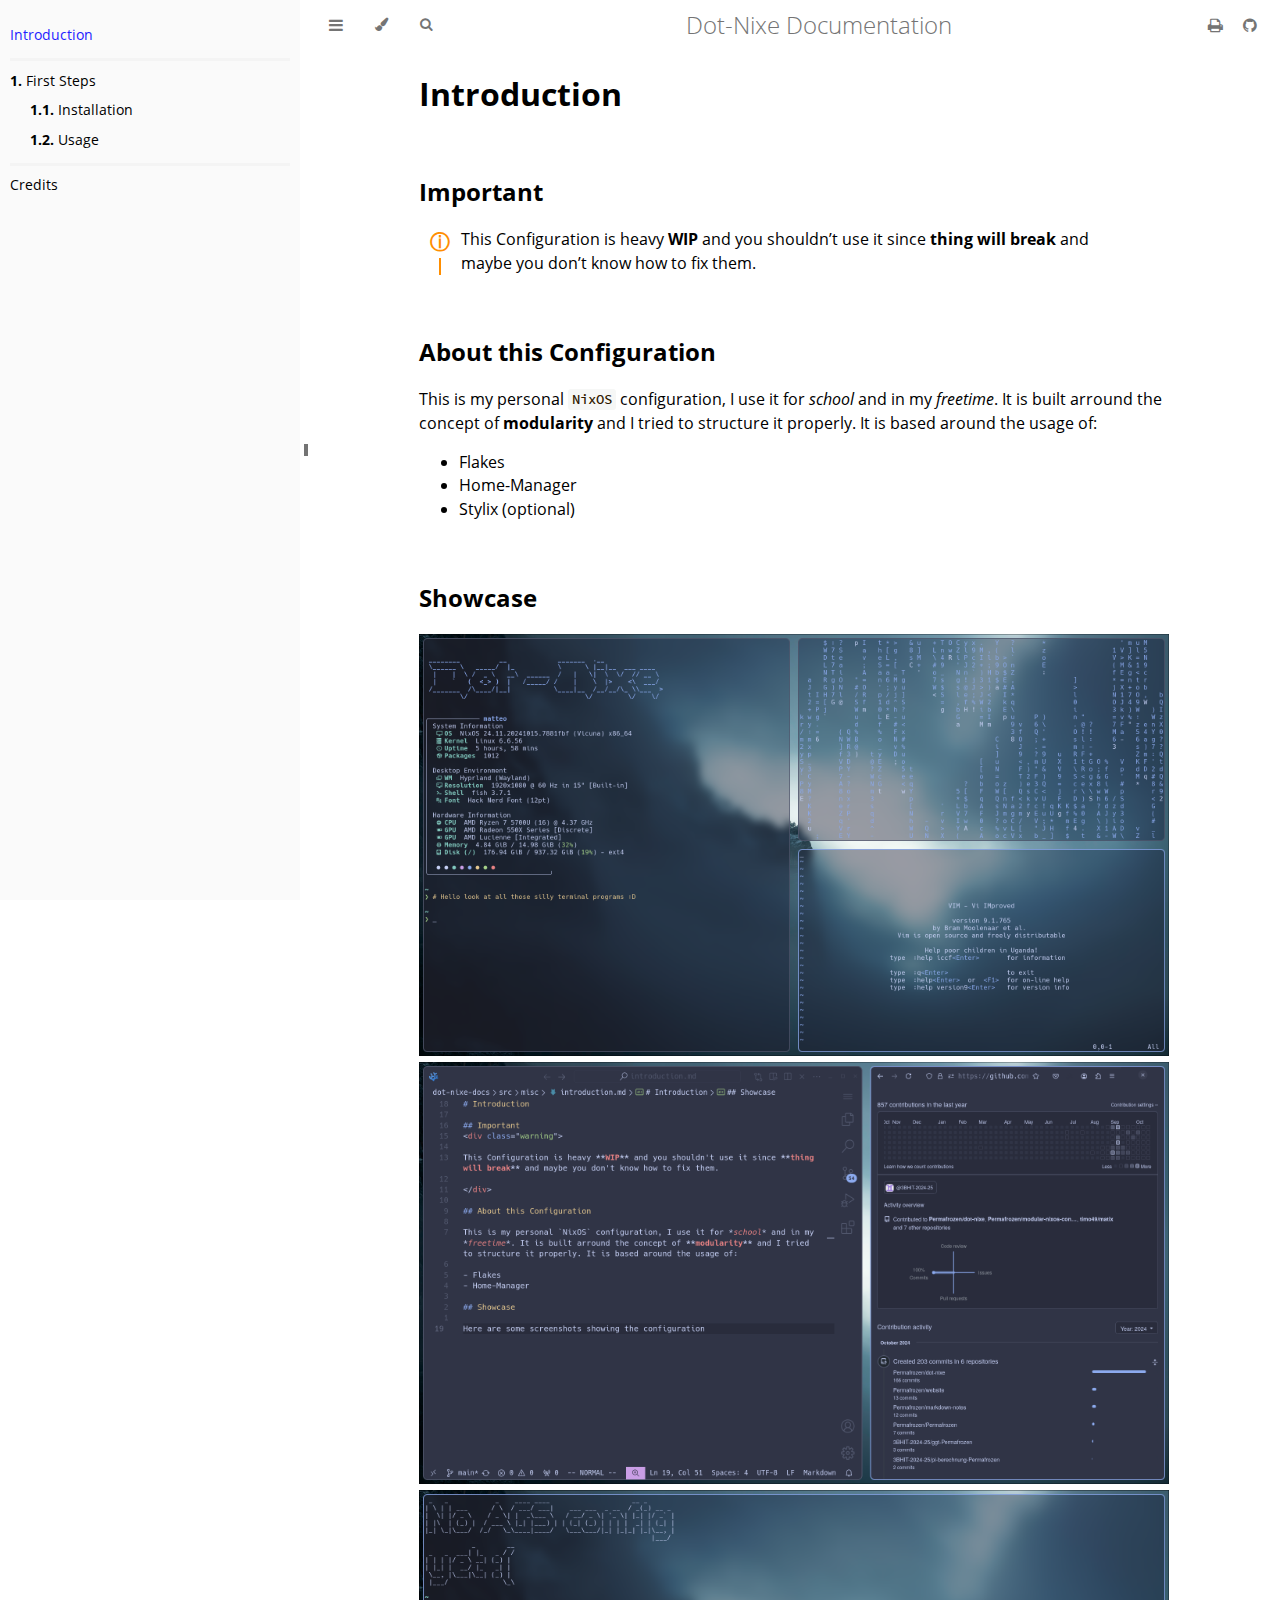
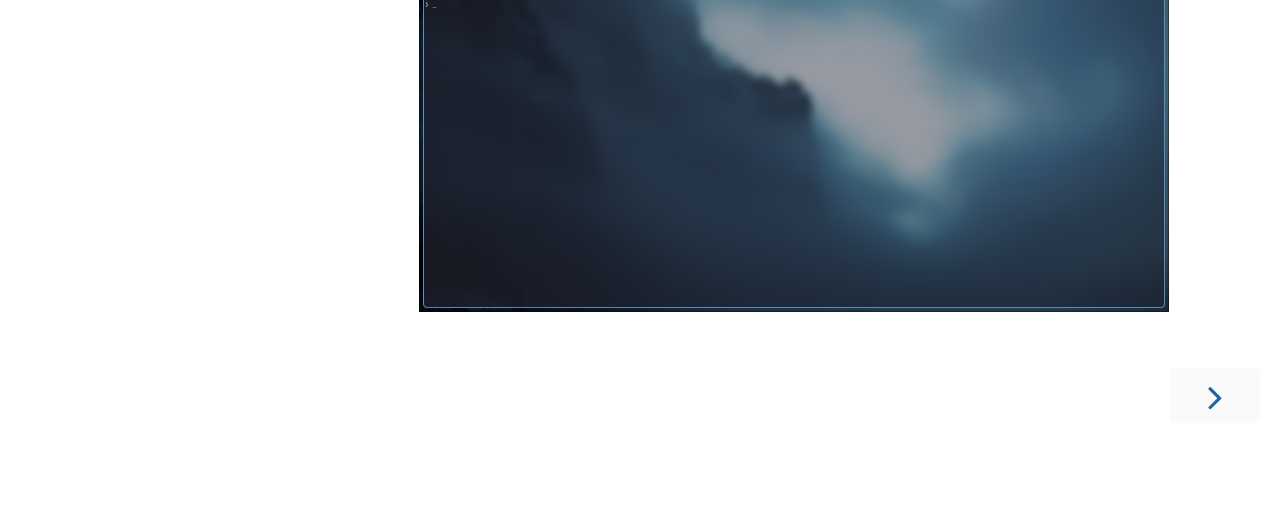
<file: dot-nixe-docs/book/misc/introduction.html>
<!DOCTYPE HTML>
<html lang="en" class="light" dir="ltr">
    <head>
        <!-- Book generated using mdBook -->
        <meta charset="UTF-8">
        <title>Introduction - Dot-Nixe Documentation</title>


        <!-- Custom HTML head -->
        
        <meta name="description" content="">
        <meta name="viewport" content="width=device-width, initial-scale=1">
        <meta name="theme-color" content="#ffffff">

        <link rel="icon" href="../favicon.svg">
        <link rel="shortcut icon" href="../favicon.png">
        <link rel="stylesheet" href="../css/variables.css">
        <link rel="stylesheet" href="../css/general.css">
        <link rel="stylesheet" href="../css/chrome.css">
        <link rel="stylesheet" href="../css/print.css" media="print">

        <!-- Fonts -->
        <link rel="stylesheet" href="../FontAwesome/css/font-awesome.css">
        <link rel="stylesheet" href="../fonts/fonts.css">

        <!-- Highlight.js Stylesheets -->
        <link rel="stylesheet" href="../highlight.css">
        <link rel="stylesheet" href="../tomorrow-night.css">
        <link rel="stylesheet" href="../ayu-highlight.css">

        <!-- Custom theme stylesheets -->

    </head>
    <body class="sidebar-visible no-js">
    <div id="body-container">
        <!-- Provide site root to javascript -->
        <script>
            var path_to_root = "../";
            var default_theme = window.matchMedia("(prefers-color-scheme: dark)").matches ? "navy" : "light";
        </script>

        <!-- Work around some values being stored in localStorage wrapped in quotes -->
        <script>
            try {
                var theme = localStorage.getItem('mdbook-theme');
                var sidebar = localStorage.getItem('mdbook-sidebar');

                if (theme.startsWith('"') && theme.endsWith('"')) {
                    localStorage.setItem('mdbook-theme', theme.slice(1, theme.length - 1));
                }

                if (sidebar.startsWith('"') && sidebar.endsWith('"')) {
                    localStorage.setItem('mdbook-sidebar', sidebar.slice(1, sidebar.length - 1));
                }
            } catch (e) { }
        </script>

        <!-- Set the theme before any content is loaded, prevents flash -->
        <script>
            var theme;
            try { theme = localStorage.getItem('mdbook-theme'); } catch(e) { }
            if (theme === null || theme === undefined) { theme = default_theme; }
            var html = document.querySelector('html');
            html.classList.remove('light')
            html.classList.add(theme);
            var body = document.querySelector('body');
            body.classList.remove('no-js')
            body.classList.add('js');
        </script>

        <input type="checkbox" id="sidebar-toggle-anchor" class="hidden">

        <!-- Hide / unhide sidebar before it is displayed -->
        <script>
            var body = document.querySelector('body');
            var sidebar = null;
            var sidebar_toggle = document.getElementById("sidebar-toggle-anchor");
            if (document.body.clientWidth >= 1080) {
                try { sidebar = localStorage.getItem('mdbook-sidebar'); } catch(e) { }
                sidebar = sidebar || 'visible';
            } else {
                sidebar = 'hidden';
            }
            sidebar_toggle.checked = sidebar === 'visible';
            body.classList.remove('sidebar-visible');
            body.classList.add("sidebar-" + sidebar);
        </script>

        <nav id="sidebar" class="sidebar" aria-label="Table of contents">
            <div class="sidebar-scrollbox">
                <ol class="chapter"><li class="chapter-item expanded affix "><a href="../misc/introduction.html" class="active">Introduction</a></li><li class="chapter-item expanded affix "><li class="spacer"></li><li class="chapter-item expanded "><a href="../guide/first_steps.html"><strong aria-hidden="true">1.</strong> First Steps</a></li><li><ol class="section"><li class="chapter-item expanded "><a href="../guide/installation.html"><strong aria-hidden="true">1.1.</strong> Installation</a></li><li class="chapter-item expanded "><a href="../guide/usage.html"><strong aria-hidden="true">1.2.</strong> Usage</a></li></ol></li><li class="chapter-item expanded "><li class="spacer"></li><li class="chapter-item expanded affix "><a href="../misc/credits.html">Credits</a></li></ol>
            </div>
            <div id="sidebar-resize-handle" class="sidebar-resize-handle">
                <div class="sidebar-resize-indicator"></div>
            </div>
        </nav>

        <!-- Track and set sidebar scroll position -->
        <script>
            var sidebarScrollbox = document.querySelector('#sidebar .sidebar-scrollbox');
            sidebarScrollbox.addEventListener('click', function(e) {
                if (e.target.tagName === 'A') {
                    sessionStorage.setItem('sidebar-scroll', sidebarScrollbox.scrollTop);
                }
            }, { passive: true });
            var sidebarScrollTop = sessionStorage.getItem('sidebar-scroll');
            sessionStorage.removeItem('sidebar-scroll');
            if (sidebarScrollTop) {
                // preserve sidebar scroll position when navigating via links within sidebar
                sidebarScrollbox.scrollTop = sidebarScrollTop;
            } else {
                // scroll sidebar to current active section when navigating via "next/previous chapter" buttons
                var activeSection = document.querySelector('#sidebar .active');
                if (activeSection) {
                    activeSection.scrollIntoView({ block: 'center' });
                }
            }
        </script>

        <div id="page-wrapper" class="page-wrapper">

            <div class="page">
                                <div id="menu-bar-hover-placeholder"></div>
                <div id="menu-bar" class="menu-bar sticky">
                    <div class="left-buttons">
                        <label id="sidebar-toggle" class="icon-button" for="sidebar-toggle-anchor" title="Toggle Table of Contents" aria-label="Toggle Table of Contents" aria-controls="sidebar">
                            <i class="fa fa-bars"></i>
                        </label>
                        <button id="theme-toggle" class="icon-button" type="button" title="Change theme" aria-label="Change theme" aria-haspopup="true" aria-expanded="false" aria-controls="theme-list">
                            <i class="fa fa-paint-brush"></i>
                        </button>
                        <ul id="theme-list" class="theme-popup" aria-label="Themes" role="menu">
                            <li role="none"><button role="menuitem" class="theme" id="light">Light</button></li>
                            <li role="none"><button role="menuitem" class="theme" id="rust">Rust</button></li>
                            <li role="none"><button role="menuitem" class="theme" id="coal">Coal</button></li>
                            <li role="none"><button role="menuitem" class="theme" id="navy">Navy</button></li>
                            <li role="none"><button role="menuitem" class="theme" id="ayu">Ayu</button></li>
                        </ul>
                        <button id="search-toggle" class="icon-button" type="button" title="Search. (Shortkey: s)" aria-label="Toggle Searchbar" aria-expanded="false" aria-keyshortcuts="S" aria-controls="searchbar">
                            <i class="fa fa-search"></i>
                        </button>
                    </div>

                    <h1 class="menu-title">Dot-Nixe Documentation</h1>

                    <div class="right-buttons">
                        <a href="../print.html" title="Print this book" aria-label="Print this book">
                            <i id="print-button" class="fa fa-print"></i>
                        </a>
                        <a href="https://github.com/Permafrozen/dot-nixe" title="Git repository" aria-label="Git repository">
                            <i id="git-repository-button" class="fa fa-github"></i>
                        </a>

                    </div>
                </div>

                <div id="search-wrapper" class="hidden">
                    <form id="searchbar-outer" class="searchbar-outer">
                        <input type="search" id="searchbar" name="searchbar" placeholder="Search this book ..." aria-controls="searchresults-outer" aria-describedby="searchresults-header">
                    </form>
                    <div id="searchresults-outer" class="searchresults-outer hidden">
                        <div id="searchresults-header" class="searchresults-header"></div>
                        <ul id="searchresults">
                        </ul>
                    </div>
                </div>

                <!-- Apply ARIA attributes after the sidebar and the sidebar toggle button are added to the DOM -->
                <script>
                    document.getElementById('sidebar-toggle').setAttribute('aria-expanded', sidebar === 'visible');
                    document.getElementById('sidebar').setAttribute('aria-hidden', sidebar !== 'visible');
                    Array.from(document.querySelectorAll('#sidebar a')).forEach(function(link) {
                        link.setAttribute('tabIndex', sidebar === 'visible' ? 0 : -1);
                    });
                </script>

                <div id="content" class="content">
                    <main>
                        <h1 id="introduction"><a class="header" href="#introduction">Introduction</a></h1>
<h2 id="important"><a class="header" href="#important">Important</a></h2>
<div class="warning">
<p>This Configuration is heavy <strong>WIP</strong> and you shouldn’t use it since <strong>thing will break</strong> and maybe you don’t know how to fix them.</p>
</div>
<h2 id="about-this-configuration"><a class="header" href="#about-this-configuration">About this Configuration</a></h2>
<p>This is my personal <code>NixOS</code> configuration, I use it for <em>school</em> and in my <em>freetime</em>. It is built arround the concept of <strong>modularity</strong> and I tried to structure it properly. It is based around the usage of:</p>
<ul>
<li>Flakes</li>
<li>Home-Manager</li>
<li>Stylix (optional)</li>
</ul>
<h2 id="showcase"><a class="header" href="#showcase">Showcase</a></h2>
<p><img src="../media/cli-showcase.png" alt="Cli Programs" />
<img src="../media/theme-showcase.png" alt="Vscode and Browser" />
<img src="../media/no-ags-yet-showcase.png" alt="Ags Coming Soon!" /></p>

                    </main>

                    <nav class="nav-wrapper" aria-label="Page navigation">
                        <!-- Mobile navigation buttons -->

                            <a rel="next prefetch" href="../guide/first_steps.html" class="mobile-nav-chapters next" title="Next chapter" aria-label="Next chapter" aria-keyshortcuts="Right">
                                <i class="fa fa-angle-right"></i>
                            </a>

                        <div style="clear: both"></div>
                    </nav>
                </div>
            </div>

            <nav class="nav-wide-wrapper" aria-label="Page navigation">

                    <a rel="next prefetch" href="../guide/first_steps.html" class="nav-chapters next" title="Next chapter" aria-label="Next chapter" aria-keyshortcuts="Right">
                        <i class="fa fa-angle-right"></i>
                    </a>
            </nav>

        </div>




        <script>
            window.playground_copyable = true;
        </script>


        <script src="../elasticlunr.min.js"></script>
        <script src="../mark.min.js"></script>
        <script src="../searcher.js"></script>

        <script src="../clipboard.min.js"></script>
        <script src="../highlight.js"></script>
        <script src="../book.js"></script>

        <!-- Custom JS scripts -->


    </div>
    </body>
</html>
</file>
<file: dot-nixe-docs/book/css/variables.css>
/* Globals */

:root {
    --sidebar-width: 300px;
    --sidebar-resize-indicator-width: 8px;
    --sidebar-resize-indicator-space: 2px;
    --page-padding: 15px;
    --content-max-width: 750px;
    --menu-bar-height: 50px;
    --mono-font: "Source Code Pro", Consolas, "Ubuntu Mono", Menlo, "DejaVu Sans Mono", monospace, monospace;
    --code-font-size: 0.875em /* please adjust the ace font size accordingly in editor.js */
}

/* Themes */

.ayu {
    --bg: hsl(210, 25%, 8%);
    --fg: #c5c5c5;

    --sidebar-bg: #14191f;
    --sidebar-fg: #c8c9db;
    --sidebar-non-existant: #5c6773;
    --sidebar-active: #ffb454;
    --sidebar-spacer: #2d334f;

    --scrollbar: var(--sidebar-fg);

    --icons: #737480;
    --icons-hover: #b7b9cc;

    --links: #0096cf;

    --inline-code-color: #ffb454;

    --theme-popup-bg: #14191f;
    --theme-popup-border: #5c6773;
    --theme-hover: #191f26;

    --quote-bg: hsl(226, 15%, 17%);
    --quote-border: hsl(226, 15%, 22%);

    --warning-border: #ff8e00;

    --table-border-color: hsl(210, 25%, 13%);
    --table-header-bg: hsl(210, 25%, 28%);
    --table-alternate-bg: hsl(210, 25%, 11%);

    --searchbar-border-color: #848484;
    --searchbar-bg: #424242;
    --searchbar-fg: #fff;
    --searchbar-shadow-color: #d4c89f;
    --searchresults-header-fg: #666;
    --searchresults-border-color: #888;
    --searchresults-li-bg: #252932;
    --search-mark-bg: #e3b171;

    --color-scheme: dark;
}

.coal {
    --bg: hsl(200, 7%, 8%);
    --fg: #98a3ad;

    --sidebar-bg: #292c2f;
    --sidebar-fg: #a1adb8;
    --sidebar-non-existant: #505254;
    --sidebar-active: #3473ad;
    --sidebar-spacer: #393939;

    --scrollbar: var(--sidebar-fg);

    --icons: #43484d;
    --icons-hover: #b3c0cc;

    --links: #2b79a2;

    --inline-code-color: #c5c8c6;

    --theme-popup-bg: #141617;
    --theme-popup-border: #43484d;
    --theme-hover: #1f2124;

    --quote-bg: hsl(234, 21%, 18%);
    --quote-border: hsl(234, 21%, 23%);

    --warning-border: #ff8e00;

    --table-border-color: hsl(200, 7%, 13%);
    --table-header-bg: hsl(200, 7%, 28%);
    --table-alternate-bg: hsl(200, 7%, 11%);

    --searchbar-border-color: #aaa;
    --searchbar-bg: #b7b7b7;
    --searchbar-fg: #000;
    --searchbar-shadow-color: #aaa;
    --searchresults-header-fg: #666;
    --searchresults-border-color: #98a3ad;
    --searchresults-li-bg: #2b2b2f;
    --search-mark-bg: #355c7d;

    --color-scheme: dark;
}

.light {
    --bg: hsl(0, 0%, 100%);
    --fg: hsl(0, 0%, 0%);

    --sidebar-bg: #fafafa;
    --sidebar-fg: hsl(0, 0%, 0%);
    --sidebar-non-existant: #aaaaaa;
    --sidebar-active: #1f1fff;
    --sidebar-spacer: #f4f4f4;

    --scrollbar: #8F8F8F;

    --icons: #747474;
    --icons-hover: #000000;

    --links: #20609f;

    --inline-code-color: #301900;

    --theme-popup-bg: #fafafa;
    --theme-popup-border: #cccccc;
    --theme-hover: #e6e6e6;

    --quote-bg: hsl(197, 37%, 96%);
    --quote-border: hsl(197, 37%, 91%);

    --warning-border: #ff8e00;

    --table-border-color: hsl(0, 0%, 95%);
    --table-header-bg: hsl(0, 0%, 80%);
    --table-alternate-bg: hsl(0, 0%, 97%);

    --searchbar-border-color: #aaa;
    --searchbar-bg: #fafafa;
    --searchbar-fg: #000;
    --searchbar-shadow-color: #aaa;
    --searchresults-header-fg: #666;
    --searchresults-border-color: #888;
    --searchresults-li-bg: #e4f2fe;
    --search-mark-bg: #a2cff5;

    --color-scheme: light;
}

.navy {
    --bg: hsl(226, 23%, 11%);
    --fg: #bcbdd0;

    --sidebar-bg: #282d3f;
    --sidebar-fg: #c8c9db;
    --sidebar-non-existant: #505274;
    --sidebar-active: #2b79a2;
    --sidebar-spacer: #2d334f;

    --scrollbar: var(--sidebar-fg);

    --icons: #737480;
    --icons-hover: #b7b9cc;

    --links: #2b79a2;

    --inline-code-color: #c5c8c6;

    --theme-popup-bg: #161923;
    --theme-popup-border: #737480;
    --theme-hover: #282e40;

    --quote-bg: hsl(226, 15%, 17%);
    --quote-border: hsl(226, 15%, 22%);

    --warning-border: #ff8e00;

    --table-border-color: hsl(226, 23%, 16%);
    --table-header-bg: hsl(226, 23%, 31%);
    --table-alternate-bg: hsl(226, 23%, 14%);

    --searchbar-border-color: #aaa;
    --searchbar-bg: #aeaec6;
    --searchbar-fg: #000;
    --searchbar-shadow-color: #aaa;
    --searchresults-header-fg: #5f5f71;
    --searchresults-border-color: #5c5c68;
    --searchresults-li-bg: #242430;
    --search-mark-bg: #a2cff5;

    --color-scheme: dark;
}

.rust {
    --bg: hsl(60, 9%, 87%);
    --fg: #262625;

    --sidebar-bg: #3b2e2a;
    --sidebar-fg: #c8c9db;
    --sidebar-non-existant: #505254;
    --sidebar-active: #e69f67;
    --sidebar-spacer: #45373a;

    --scrollbar: var(--sidebar-fg);

    --icons: #737480;
    --icons-hover: #262625;

    --links: #2b79a2;

    --inline-code-color: #6e6b5e;

    --theme-popup-bg: #e1e1db;
    --theme-popup-border: #b38f6b;
    --theme-hover: #99908a;

    --quote-bg: hsl(60, 5%, 75%);
    --quote-border: hsl(60, 5%, 70%);

    --warning-border: #ff8e00;

    --table-border-color: hsl(60, 9%, 82%);
    --table-header-bg: #b3a497;
    --table-alternate-bg: hsl(60, 9%, 84%);

    --searchbar-border-color: #aaa;
    --searchbar-bg: #fafafa;
    --searchbar-fg: #000;
    --searchbar-shadow-color: #aaa;
    --searchresults-header-fg: #666;
    --searchresults-border-color: #888;
    --searchresults-li-bg: #dec2a2;
    --search-mark-bg: #e69f67;

    --color-scheme: light;
}

@media (prefers-color-scheme: dark) {
    .light.no-js {
        --bg: hsl(200, 7%, 8%);
        --fg: #98a3ad;

        --sidebar-bg: #292c2f;
        --sidebar-fg: #a1adb8;
        --sidebar-non-existant: #505254;
        --sidebar-active: #3473ad;
        --sidebar-spacer: #393939;

        --scrollbar: var(--sidebar-fg);

        --icons: #43484d;
        --icons-hover: #b3c0cc;

        --links: #2b79a2;

        --inline-code-color: #c5c8c6;

        --theme-popup-bg: #141617;
        --theme-popup-border: #43484d;
        --theme-hover: #1f2124;

        --quote-bg: hsl(234, 21%, 18%);
        --quote-border: hsl(234, 21%, 23%);

        --warning-border: #ff8e00;

        --table-border-color: hsl(200, 7%, 13%);
        --table-header-bg: hsl(200, 7%, 28%);
        --table-alternate-bg: hsl(200, 7%, 11%);

        --searchbar-border-color: #aaa;
        --searchbar-bg: #b7b7b7;
        --searchbar-fg: #000;
        --searchbar-shadow-color: #aaa;
        --searchresults-header-fg: #666;
        --searchresults-border-color: #98a3ad;
        --searchresults-li-bg: #2b2b2f;
        --search-mark-bg: #355c7d;
    }
}
</file>
<file: dot-nixe-docs/book/css/general.css>
/* Base styles and content styles */

:root {
    /* Browser default font-size is 16px, this way 1 rem = 10px */
    font-size: 62.5%;
    color-scheme: var(--color-scheme);
}

html {
    font-family: "Open Sans", sans-serif;
    color: var(--fg);
    background-color: var(--bg);
    text-size-adjust: none;
    -webkit-text-size-adjust: none;
}

body {
    margin: 0;
    font-size: 1.6rem;
    overflow-x: hidden;
}

code {
    font-family: var(--mono-font) !important;
    font-size: var(--code-font-size);
    direction: ltr !important;
}

/* make long words/inline code not x overflow */
main {
    overflow-wrap: break-word;
}

/* make wide tables scroll if they overflow */
.table-wrapper {
    overflow-x: auto;
}

/* Don't change font size in headers. */
h1 code, h2 code, h3 code, h4 code, h5 code, h6 code {
    font-size: unset;
}

.left { float: left; }
.right { float: right; }
.boring { opacity: 0.6; }
.hide-boring .boring { display: none; }
.hidden { display: none !important; }

h2, h3 { margin-block-start: 2.5em; }
h4, h5 { margin-block-start: 2em; }

.header + .header h3,
.header + .header h4,
.header + .header h5 {
    margin-block-start: 1em;
}

h1:target::before,
h2:target::before,
h3:target::before,
h4:target::before,
h5:target::before,
h6:target::before {
    display: inline-block;
    content: "»";
    margin-inline-start: -30px;
    width: 30px;
}

/* This is broken on Safari as of version 14, but is fixed
   in Safari Technology Preview 117 which I think will be Safari 14.2.
   https://bugs.webkit.org/show_bug.cgi?id=218076
*/
:target {
    /* Safari does not support logical properties */
    scroll-margin-top: calc(var(--menu-bar-height) + 0.5em);
}

.page {
    outline: 0;
    padding: 0 var(--page-padding);
    margin-block-start: calc(0px - var(--menu-bar-height)); /* Compensate for the #menu-bar-hover-placeholder */
}
.page-wrapper {
    box-sizing: border-box;
    background-color: var(--bg);
}
.no-js .page-wrapper,
.js:not(.sidebar-resizing) .page-wrapper {
    transition: margin-left 0.3s ease, transform 0.3s ease; /* Animation: slide away */
}
[dir=rtl] .js:not(.sidebar-resizing) .page-wrapper {
    transition: margin-right 0.3s ease, transform 0.3s ease; /* Animation: slide away */
}

.content {
    overflow-y: auto;
    padding: 0 5px 50px 5px;
}
.content main {
    margin-inline-start: auto;
    margin-inline-end: auto;
    max-width: var(--content-max-width);
}
.content p { line-height: 1.45em; }
.content ol { line-height: 1.45em; }
.content ul { line-height: 1.45em; }
.content a { text-decoration: none; }
.content a:hover { text-decoration: underline; }
.content img, .content video { max-width: 100%; }
.content .header:link,
.content .header:visited {
    color: var(--fg);
}
.content .header:link,
.content .header:visited:hover {
    text-decoration: none;
}

table {
    margin: 0 auto;
    border-collapse: collapse;
}
table td {
    padding: 3px 20px;
    border: 1px var(--table-border-color) solid;
}
table thead {
    background: var(--table-header-bg);
}
table thead td {
    font-weight: 700;
    border: none;
}
table thead th {
    padding: 3px 20px;
}
table thead tr {
    border: 1px var(--table-header-bg) solid;
}
/* Alternate background colors for rows */
table tbody tr:nth-child(2n) {
    background: var(--table-alternate-bg);
}


blockquote {
    margin: 20px 0;
    padding: 0 20px;
    color: var(--fg);
    background-color: var(--quote-bg);
    border-block-start: .1em solid var(--quote-border);
    border-block-end: .1em solid var(--quote-border);
}

.warning {
    margin: 20px;
    padding: 0 20px;
    border-inline-start: 2px solid var(--warning-border);
}

.warning:before {
    position: absolute;
    width: 3rem;
    height: 3rem;
    margin-inline-start: calc(-1.5rem - 21px);
    content: "ⓘ";
    text-align: center;
    background-color: var(--bg);
    color: var(--warning-border);
    font-weight: bold;
    font-size: 2rem;
}

blockquote .warning:before {
    background-color: var(--quote-bg);
}

kbd {
    background-color: var(--table-border-color);
    border-radius: 4px;
    border: solid 1px var(--theme-popup-border);
    box-shadow: inset 0 -1px 0 var(--theme-hover);
    display: inline-block;
    font-size: var(--code-font-size);
    font-family: var(--mono-font);
    line-height: 10px;
    padding: 4px 5px;
    vertical-align: middle;
}

:not(.footnote-definition) + .footnote-definition,
.footnote-definition + :not(.footnote-definition) {
    margin-block-start: 2em;
}
.footnote-definition {
    font-size: 0.9em;
    margin: 0.5em 0;
}
.footnote-definition p {
    display: inline;
}

.tooltiptext {
    position: absolute;
    visibility: hidden;
    color: #fff;
    background-color: #333;
    transform: translateX(-50%); /* Center by moving tooltip 50% of its width left */
    left: -8px; /* Half of the width of the icon */
    top: -35px;
    font-size: 0.8em;
    text-align: center;
    border-radius: 6px;
    padding: 5px 8px;
    margin: 5px;
    z-index: 1000;
}
.tooltipped .tooltiptext {
    visibility: visible;
}

.chapter li.part-title {
    color: var(--sidebar-fg);
    margin: 5px 0px;
    font-weight: bold;
}

.result-no-output {
    font-style: italic;
}
</file>
<file: dot-nixe-docs/book/css/chrome.css>
/* CSS for UI elements (a.k.a. chrome) */

html {
    scrollbar-color: var(--scrollbar) var(--bg);
}
#searchresults a,
.content a:link,
a:visited,
a > .hljs {
    color: var(--links);
}

/*
    body-container is necessary because mobile browsers don't seem to like
    overflow-x on the body tag when there is a <meta name="viewport"> tag.
*/
#body-container {
    /*
        This is used when the sidebar pushes the body content off the side of
        the screen on small screens. Without it, dragging on mobile Safari
        will want to reposition the viewport in a weird way.
    */
    overflow-x: clip;
}

/* Menu Bar */

#menu-bar,
#menu-bar-hover-placeholder {
    z-index: 101;
    margin: auto calc(0px - var(--page-padding));
}
#menu-bar {
    position: relative;
    display: flex;
    flex-wrap: wrap;
    background-color: var(--bg);
    border-block-end-color: var(--bg);
    border-block-end-width: 1px;
    border-block-end-style: solid;
}
#menu-bar.sticky,
.js #menu-bar-hover-placeholder:hover + #menu-bar,
.js #menu-bar:hover,
.js.sidebar-visible #menu-bar {
    position: -webkit-sticky;
    position: sticky;
    top: 0 !important;
}
#menu-bar-hover-placeholder {
    position: sticky;
    position: -webkit-sticky;
    top: 0;
    height: var(--menu-bar-height);
}
#menu-bar.bordered {
    border-block-end-color: var(--table-border-color);
}
#menu-bar i, #menu-bar .icon-button {
    position: relative;
    padding: 0 8px;
    z-index: 10;
    line-height: var(--menu-bar-height);
    cursor: pointer;
    transition: color 0.5s;
}
@media only screen and (max-width: 420px) {
    #menu-bar i, #menu-bar .icon-button {
        padding: 0 5px;
    }
}

.icon-button {
    border: none;
    background: none;
    padding: 0;
    color: inherit;
}
.icon-button i {
    margin: 0;
}

.right-buttons {
    margin: 0 15px;
}
.right-buttons a {
    text-decoration: none;
}

.left-buttons {
    display: flex;
    margin: 0 5px;
}
.no-js .left-buttons button {
    display: none;
}

.menu-title {
    display: inline-block;
    font-weight: 200;
    font-size: 2.4rem;
    line-height: var(--menu-bar-height);
    text-align: center;
    margin: 0;
    flex: 1;
    white-space: nowrap;
    overflow: hidden;
    text-overflow: ellipsis;
}
.js .menu-title {
    cursor: pointer;
}

.menu-bar,
.menu-bar:visited,
.nav-chapters,
.nav-chapters:visited,
.mobile-nav-chapters,
.mobile-nav-chapters:visited,
.menu-bar .icon-button,
.menu-bar a i {
    color: var(--icons);
}

.menu-bar i:hover,
.menu-bar .icon-button:hover,
.nav-chapters:hover,
.mobile-nav-chapters i:hover {
    color: var(--icons-hover);
}

/* Nav Icons */

.nav-chapters {
    font-size: 2.5em;
    text-align: center;
    text-decoration: none;

    position: fixed;
    top: 0;
    bottom: 0;
    margin: 0;
    max-width: 150px;
    min-width: 90px;

    display: flex;
    justify-content: center;
    align-content: center;
    flex-direction: column;

    transition: color 0.5s, background-color 0.5s;
}

.nav-chapters:hover {
    text-decoration: none;
    background-color: var(--theme-hover);
    transition: background-color 0.15s, color 0.15s;
}

.nav-wrapper {
    margin-block-start: 50px;
    display: none;
}

.mobile-nav-chapters {
    font-size: 2.5em;
    text-align: center;
    text-decoration: none;
    width: 90px;
    border-radius: 5px;
    background-color: var(--sidebar-bg);
}

/* Only Firefox supports flow-relative values */
.previous { float: left; }
[dir=rtl] .previous { float: right; }

/* Only Firefox supports flow-relative values */
.next {
    float: right;
    right: var(--page-padding);
}
[dir=rtl] .next {
    float: left;
    right: unset;
    left: var(--page-padding);
}

/* Use the correct buttons for RTL layouts*/
[dir=rtl] .previous i.fa-angle-left:before {content:"\f105";}
[dir=rtl] .next i.fa-angle-right:before { content:"\f104"; }

@media only screen and (max-width: 1080px) {
    .nav-wide-wrapper { display: none; }
    .nav-wrapper { display: block; }
}

/* sidebar-visible */
@media only screen and (max-width: 1380px) {
    #sidebar-toggle-anchor:checked ~ .page-wrapper .nav-wide-wrapper { display: none; }
    #sidebar-toggle-anchor:checked ~ .page-wrapper .nav-wrapper { display: block; }
}

/* Inline code */

:not(pre) > .hljs {
    display: inline;
    padding: 0.1em 0.3em;
    border-radius: 3px;
}

:not(pre):not(a) > .hljs {
    color: var(--inline-code-color);
    overflow-x: initial;
}

a:hover > .hljs {
    text-decoration: underline;
}

pre {
    position: relative;
}
pre > .buttons {
    position: absolute;
    z-index: 100;
    right: 0px;
    top: 2px;
    margin: 0px;
    padding: 2px 0px;

    color: var(--sidebar-fg);
    cursor: pointer;
    visibility: hidden;
    opacity: 0;
    transition: visibility 0.1s linear, opacity 0.1s linear;
}
pre:hover > .buttons {
    visibility: visible;
    opacity: 1
}
pre > .buttons :hover {
    color: var(--sidebar-active);
    border-color: var(--icons-hover);
    background-color: var(--theme-hover);
}
pre > .buttons i {
    margin-inline-start: 8px;
}
pre > .buttons button {
    cursor: inherit;
    margin: 0px 5px;
    padding: 3px 5px;
    font-size: 14px;

    border-style: solid;
    border-width: 1px;
    border-radius: 4px;
    border-color: var(--icons);
    background-color: var(--theme-popup-bg);
    transition: 100ms;
    transition-property: color,border-color,background-color;
    color: var(--icons);
}
@media (pointer: coarse) {
    pre > .buttons button {
        /* On mobile, make it easier to tap buttons. */
        padding: 0.3rem 1rem;
    }

    .sidebar-resize-indicator {
        /* Hide resize indicator on devices with limited accuracy */
        display: none;
    }
}
pre > code {
    display: block;
    padding: 1rem;
}

/* FIXME: ACE editors overlap their buttons because ACE does absolute
   positioning within the code block which breaks padding. The only solution I
   can think of is to move the padding to the outer pre tag (or insert a div
   wrapper), but that would require fixing a whole bunch of CSS rules.
*/
.hljs.ace_editor {
  padding: 0rem 0rem;
}

pre > .result {
    margin-block-start: 10px;
}

/* Search */

#searchresults a {
    text-decoration: none;
}

mark {
    border-radius: 2px;
    padding-block-start: 0;
    padding-block-end: 1px;
    padding-inline-start: 3px;
    padding-inline-end: 3px;
    margin-block-start: 0;
    margin-block-end: -1px;
    margin-inline-start: -3px;
    margin-inline-end: -3px;
    background-color: var(--search-mark-bg);
    transition: background-color 300ms linear;
    cursor: pointer;
}

mark.fade-out {
    background-color: rgba(0,0,0,0) !important;
    cursor: auto;
}

.searchbar-outer {
    margin-inline-start: auto;
    margin-inline-end: auto;
    max-width: var(--content-max-width);
}

#searchbar {
    width: 100%;
    margin-block-start: 5px;
    margin-block-end: 0;
    margin-inline-start: auto;
    margin-inline-end: auto;
    padding: 10px 16px;
    transition: box-shadow 300ms ease-in-out;
    border: 1px solid var(--searchbar-border-color);
    border-radius: 3px;
    background-color: var(--searchbar-bg);
    color: var(--searchbar-fg);
}
#searchbar:focus,
#searchbar.active {
    box-shadow: 0 0 3px var(--searchbar-shadow-color);
}

.searchresults-header {
    font-weight: bold;
    font-size: 1em;
    padding-block-start: 18px;
    padding-block-end: 0;
    padding-inline-start: 5px;
    padding-inline-end: 0;
    color: var(--searchresults-header-fg);
}

.searchresults-outer {
    margin-inline-start: auto;
    margin-inline-end: auto;
    max-width: var(--content-max-width);
    border-block-end: 1px dashed var(--searchresults-border-color);
}

ul#searchresults {
    list-style: none;
    padding-inline-start: 20px;
}
ul#searchresults li {
    margin: 10px 0px;
    padding: 2px;
    border-radius: 2px;
}
ul#searchresults li.focus {
    background-color: var(--searchresults-li-bg);
}
ul#searchresults span.teaser {
    display: block;
    clear: both;
    margin-block-start: 5px;
    margin-block-end: 0;
    margin-inline-start: 20px;
    margin-inline-end: 0;
    font-size: 0.8em;
}
ul#searchresults span.teaser em {
    font-weight: bold;
    font-style: normal;
}

/* Sidebar */

.sidebar {
    position: fixed;
    left: 0;
    top: 0;
    bottom: 0;
    width: var(--sidebar-width);
    font-size: 0.875em;
    box-sizing: border-box;
    -webkit-overflow-scrolling: touch;
    overscroll-behavior-y: contain;
    background-color: var(--sidebar-bg);
    color: var(--sidebar-fg);
}
[dir=rtl] .sidebar { left: unset; right: 0; }
.sidebar-resizing {
    -moz-user-select: none;
    -webkit-user-select: none;
    -ms-user-select: none;
    user-select: none;
}
.no-js .sidebar,
.js:not(.sidebar-resizing) .sidebar {
    transition: transform 0.3s; /* Animation: slide away */
}
.sidebar code {
    line-height: 2em;
}
.sidebar .sidebar-scrollbox {
    overflow-y: auto;
    position: absolute;
    top: 0;
    bottom: 0;
    left: 0;
    right: 0;
    padding: 10px 10px;
}
.sidebar .sidebar-resize-handle {
    position: absolute;
    cursor: col-resize;
    width: 0;
    right: calc(var(--sidebar-resize-indicator-width) * -1);
    top: 0;
    bottom: 0;
    display: flex;
    align-items: center;
}

.sidebar-resize-handle .sidebar-resize-indicator {
    width: 100%;
    height: 12px;
    background-color: var(--icons);
    margin-inline-start: var(--sidebar-resize-indicator-space);
}

[dir=rtl] .sidebar .sidebar-resize-handle {
    left: calc(var(--sidebar-resize-indicator-width) * -1);
    right: unset;
}
.js .sidebar .sidebar-resize-handle {
    cursor: col-resize;
    width: calc(var(--sidebar-resize-indicator-width) - var(--sidebar-resize-indicator-space));
}
/* sidebar-hidden */
#sidebar-toggle-anchor:not(:checked) ~ .sidebar {
    transform: translateX(calc(0px - var(--sidebar-width) - var(--sidebar-resize-indicator-width)));
    z-index: -1;
}
[dir=rtl] #sidebar-toggle-anchor:not(:checked) ~ .sidebar {
    transform: translateX(calc(var(--sidebar-width) + var(--sidebar-resize-indicator-width)));
}
.sidebar::-webkit-scrollbar {
    background: var(--sidebar-bg);
}
.sidebar::-webkit-scrollbar-thumb {
    background: var(--scrollbar);
}

/* sidebar-visible */
#sidebar-toggle-anchor:checked ~ .page-wrapper {
    transform: translateX(calc(var(--sidebar-width) + var(--sidebar-resize-indicator-width)));
}
[dir=rtl] #sidebar-toggle-anchor:checked ~ .page-wrapper {
    transform: translateX(calc(0px - var(--sidebar-width) - var(--sidebar-resize-indicator-width)));
}
@media only screen and (min-width: 620px) {
    #sidebar-toggle-anchor:checked ~ .page-wrapper {
        transform: none;
        margin-inline-start: calc(var(--sidebar-width) + var(--sidebar-resize-indicator-width));
    }
    [dir=rtl] #sidebar-toggle-anchor:checked ~ .page-wrapper {
        transform: none;
    }
}

.chapter {
    list-style: none outside none;
    padding-inline-start: 0;
    line-height: 2.2em;
}

.chapter ol {
    width: 100%;
}

.chapter li {
    display: flex;
    color: var(--sidebar-non-existant);
}
.chapter li a {
    display: block;
    padding: 0;
    text-decoration: none;
    color: var(--sidebar-fg);
}

.chapter li a:hover {
    color: var(--sidebar-active);
}

.chapter li a.active {
    color: var(--sidebar-active);
}

.chapter li > a.toggle {
    cursor: pointer;
    display: block;
    margin-inline-start: auto;
    padding: 0 10px;
    user-select: none;
    opacity: 0.68;
}

.chapter li > a.toggle div {
    transition: transform 0.5s;
}

/* collapse the section */
.chapter li:not(.expanded) + li > ol {
    display: none;
}

.chapter li.chapter-item {
    line-height: 1.5em;
    margin-block-start: 0.6em;
}

.chapter li.expanded > a.toggle div {
    transform: rotate(90deg);
}

.spacer {
    width: 100%;
    height: 3px;
    margin: 5px 0px;
}
.chapter .spacer {
    background-color: var(--sidebar-spacer);
}

@media (-moz-touch-enabled: 1), (pointer: coarse) {
    .chapter li a { padding: 5px 0; }
    .spacer { margin: 10px 0; }
}

.section {
    list-style: none outside none;
    padding-inline-start: 20px;
    line-height: 1.9em;
}

/* Theme Menu Popup */

.theme-popup {
    position: absolute;
    left: 10px;
    top: var(--menu-bar-height);
    z-index: 1000;
    border-radius: 4px;
    font-size: 0.7em;
    color: var(--fg);
    background: var(--theme-popup-bg);
    border: 1px solid var(--theme-popup-border);
    margin: 0;
    padding: 0;
    list-style: none;
    display: none;
    /* Don't let the children's background extend past the rounded corners. */
    overflow: hidden;
}
[dir=rtl] .theme-popup { left: unset;  right: 10px; }
.theme-popup .default {
    color: var(--icons);
}
.theme-popup .theme {
    width: 100%;
    border: 0;
    margin: 0;
    padding: 2px 20px;
    line-height: 25px;
    white-space: nowrap;
    text-align: start;
    cursor: pointer;
    color: inherit;
    background: inherit;
    font-size: inherit;
}
.theme-popup .theme:hover {
    background-color: var(--theme-hover);
}

.theme-selected::before {
    display: inline-block;
    content: "✓";
    margin-inline-start: -14px;
    width: 14px;
}
</file>
<file: dot-nixe-docs/book/css/print.css>
#sidebar,
#menu-bar,
.nav-chapters,
.mobile-nav-chapters {
    display: none;
}

#page-wrapper.page-wrapper {
    transform: none !important;
    margin-inline-start: 0px;
    overflow-y: initial;
}

#content {
    max-width: none;
    margin: 0;
    padding: 0;
}

.page {
    overflow-y: initial;
}

code {
    direction: ltr !important;
}

pre > .buttons {
    z-index: 2;
}

a, a:visited, a:active, a:hover {
    color: #4183c4;
    text-decoration: none;
}

h1, h2, h3, h4, h5, h6 {
    page-break-inside: avoid;
    page-break-after: avoid;
}

pre, code {
    page-break-inside: avoid;
    white-space: pre-wrap;
}

.fa {
    display: none !important;
}
</file>
<file: dot-nixe-docs/book/fonts/fonts.css>
/* Open Sans is licensed under the Apache License, Version 2.0. See http://www.apache.org/licenses/LICENSE-2.0 */
/* Source Code Pro is under the Open Font License. See https://scripts.sil.org/cms/scripts/page.php?site_id=nrsi&id=OFL */

/* open-sans-300 - latin_vietnamese_latin-ext_greek-ext_greek_cyrillic-ext_cyrillic */
@font-face {
  font-family: 'Open Sans';
  font-style: normal;
  font-weight: 300;
  src: local('Open Sans Light'), local('OpenSans-Light'),
       url('open-sans-v17-all-charsets-300.woff2') format('woff2');
}

/* open-sans-300italic - latin_vietnamese_latin-ext_greek-ext_greek_cyrillic-ext_cyrillic */
@font-face {
  font-family: 'Open Sans';
  font-style: italic;
  font-weight: 300;
  src: local('Open Sans Light Italic'), local('OpenSans-LightItalic'),
       url('open-sans-v17-all-charsets-300italic.woff2') format('woff2');
}

/* open-sans-regular - latin_vietnamese_latin-ext_greek-ext_greek_cyrillic-ext_cyrillic */
@font-face {
  font-family: 'Open Sans';
  font-style: normal;
  font-weight: 400;
  src: local('Open Sans Regular'), local('OpenSans-Regular'),
       url('open-sans-v17-all-charsets-regular.woff2') format('woff2');
}

/* open-sans-italic - latin_vietnamese_latin-ext_greek-ext_greek_cyrillic-ext_cyrillic */
@font-face {
  font-family: 'Open Sans';
  font-style: italic;
  font-weight: 400;
  src: local('Open Sans Italic'), local('OpenSans-Italic'),
       url('open-sans-v17-all-charsets-italic.woff2') format('woff2');
}

/* open-sans-600 - latin_vietnamese_latin-ext_greek-ext_greek_cyrillic-ext_cyrillic */
@font-face {
  font-family: 'Open Sans';
  font-style: normal;
  font-weight: 600;
  src: local('Open Sans SemiBold'), local('OpenSans-SemiBold'),
       url('open-sans-v17-all-charsets-600.woff2') format('woff2');
}

/* open-sans-600italic - latin_vietnamese_latin-ext_greek-ext_greek_cyrillic-ext_cyrillic */
@font-face {
  font-family: 'Open Sans';
  font-style: italic;
  font-weight: 600;
  src: local('Open Sans SemiBold Italic'), local('OpenSans-SemiBoldItalic'),
       url('open-sans-v17-all-charsets-600italic.woff2') format('woff2');
}

/* open-sans-700 - latin_vietnamese_latin-ext_greek-ext_greek_cyrillic-ext_cyrillic */
@font-face {
  font-family: 'Open Sans';
  font-style: normal;
  font-weight: 700;
  src: local('Open Sans Bold'), local('OpenSans-Bold'),
       url('open-sans-v17-all-charsets-700.woff2') format('woff2');
}

/* open-sans-700italic - latin_vietnamese_latin-ext_greek-ext_greek_cyrillic-ext_cyrillic */
@font-face {
  font-family: 'Open Sans';
  font-style: italic;
  font-weight: 700;
  src: local('Open Sans Bold Italic'), local('OpenSans-BoldItalic'),
       url('open-sans-v17-all-charsets-700italic.woff2') format('woff2');
}

/* open-sans-800 - latin_vietnamese_latin-ext_greek-ext_greek_cyrillic-ext_cyrillic */
@font-face {
  font-family: 'Open Sans';
  font-style: normal;
  font-weight: 800;
  src: local('Open Sans ExtraBold'), local('OpenSans-ExtraBold'),
       url('open-sans-v17-all-charsets-800.woff2') format('woff2');
}

/* open-sans-800italic - latin_vietnamese_latin-ext_greek-ext_greek_cyrillic-ext_cyrillic */
@font-face {
  font-family: 'Open Sans';
  font-style: italic;
  font-weight: 800;
  src: local('Open Sans ExtraBold Italic'), local('OpenSans-ExtraBoldItalic'),
       url('open-sans-v17-all-charsets-800italic.woff2') format('woff2');
}

/* source-code-pro-500 - latin_vietnamese_latin-ext_greek_cyrillic-ext_cyrillic */
@font-face {
  font-family: 'Source Code Pro';
  font-style: normal;
  font-weight: 500;
  src: url('source-code-pro-v11-all-charsets-500.woff2') format('woff2');
}
</file>
<file: dot-nixe-docs/book/highlight.css>
/*
 * An increased contrast highlighting scheme loosely based on the
 * "Base16 Atelier Dune Light" theme by Bram de Haan
 * (http://atelierbram.github.io/syntax-highlighting/atelier-schemes/dune)
 * Original Base16 color scheme by Chris Kempson
 * (https://github.com/chriskempson/base16)
 */

/* Comment */
.hljs-comment,
.hljs-quote {
  color: #575757;
}

/* Red */
.hljs-variable,
.hljs-template-variable,
.hljs-attribute,
.hljs-tag,
.hljs-name,
.hljs-regexp,
.hljs-link,
.hljs-name,
.hljs-selector-id,
.hljs-selector-class {
  color: #d70025;
}

/* Orange */
.hljs-number,
.hljs-meta,
.hljs-built_in,
.hljs-builtin-name,
.hljs-literal,
.hljs-type,
.hljs-params {
  color: #b21e00;
}

/* Green */
.hljs-string,
.hljs-symbol,
.hljs-bullet {
  color: #008200;
}

/* Blue */
.hljs-title,
.hljs-section {
  color: #0030f2;
}

/* Purple */
.hljs-keyword,
.hljs-selector-tag {
  color: #9d00ec;
}

.hljs {
  display: block;
  overflow-x: auto;
  background: #f6f7f6;
  color: #000;
}

.hljs-emphasis {
  font-style: italic;
}

.hljs-strong {
  font-weight: bold;
}

.hljs-addition {
  color: #22863a;
  background-color: #f0fff4;
}

.hljs-deletion {
  color: #b31d28;
  background-color: #ffeef0;
}
</file>
<file: dot-nixe-docs/book/tomorrow-night.css>
/* Tomorrow Night Theme */
/* https://github.com/jmblog/color-themes-for-highlightjs */
/* Original theme - https://github.com/chriskempson/tomorrow-theme */
/* https://github.com/jmblog/color-themes-for-highlightjs */

/* Tomorrow Comment */
.hljs-comment {
  color: #969896;
}

/* Tomorrow Red */
.hljs-variable,
.hljs-attribute,
.hljs-tag,
.hljs-regexp,
.ruby .hljs-constant,
.xml .hljs-tag .hljs-title,
.xml .hljs-pi,
.xml .hljs-doctype,
.html .hljs-doctype,
.css .hljs-id,
.css .hljs-class,
.css .hljs-pseudo {
  color: #cc6666;
}

/* Tomorrow Orange */
.hljs-number,
.hljs-preprocessor,
.hljs-pragma,
.hljs-built_in,
.hljs-literal,
.hljs-params,
.hljs-constant {
  color: #de935f;
}

/* Tomorrow Yellow */
.ruby .hljs-class .hljs-title,
.css .hljs-rule .hljs-attribute {
  color: #f0c674;
}

/* Tomorrow Green */
.hljs-string,
.hljs-value,
.hljs-inheritance,
.hljs-header,
.hljs-name,
.ruby .hljs-symbol,
.xml .hljs-cdata {
  color: #b5bd68;
}

/* Tomorrow Aqua */
.hljs-title,
.css .hljs-hexcolor {
  color: #8abeb7;
}

/* Tomorrow Blue */
.hljs-function,
.python .hljs-decorator,
.python .hljs-title,
.ruby .hljs-function .hljs-title,
.ruby .hljs-title .hljs-keyword,
.perl .hljs-sub,
.javascript .hljs-title,
.coffeescript .hljs-title {
  color: #81a2be;
}

/* Tomorrow Purple */
.hljs-keyword,
.javascript .hljs-function {
  color: #b294bb;
}

.hljs {
  display: block;
  overflow-x: auto;
  background: #1d1f21;
  color: #c5c8c6;
}

.coffeescript .javascript,
.javascript .xml,
.tex .hljs-formula,
.xml .javascript,
.xml .vbscript,
.xml .css,
.xml .hljs-cdata {
  opacity: 0.5;
}

.hljs-addition {
  color: #718c00;
}

.hljs-deletion {
  color: #c82829;
}
</file>
<file: dot-nixe-docs/book/ayu-highlight.css>
/*
Based off of the Ayu theme
Original by Dempfi (https://github.com/dempfi/ayu)
*/

.hljs {
  display: block;
  overflow-x: auto;
  background: #191f26;
  color: #e6e1cf;
}

.hljs-comment,
.hljs-quote {
  color: #5c6773;
  font-style: italic;
}

.hljs-variable,
.hljs-template-variable,
.hljs-attribute,
.hljs-attr,
.hljs-regexp,
.hljs-link,
.hljs-selector-id,
.hljs-selector-class {
  color: #ff7733;
}

.hljs-number,
.hljs-meta,
.hljs-builtin-name,
.hljs-literal,
.hljs-type,
.hljs-params {
  color: #ffee99;
}

.hljs-string,
.hljs-bullet {
  color: #b8cc52;
}

.hljs-title,
.hljs-built_in,
.hljs-section {
  color: #ffb454;
}

.hljs-keyword,
.hljs-selector-tag,
.hljs-symbol {
  color: #ff7733;
}

.hljs-name {
    color: #36a3d9;
}

.hljs-tag {
    color: #00568d;
}

.hljs-emphasis {
  font-style: italic;
}

.hljs-strong {
  font-weight: bold;
}

.hljs-addition {
  color: #91b362;
}

.hljs-deletion {
  color: #d96c75;
}
</file>
